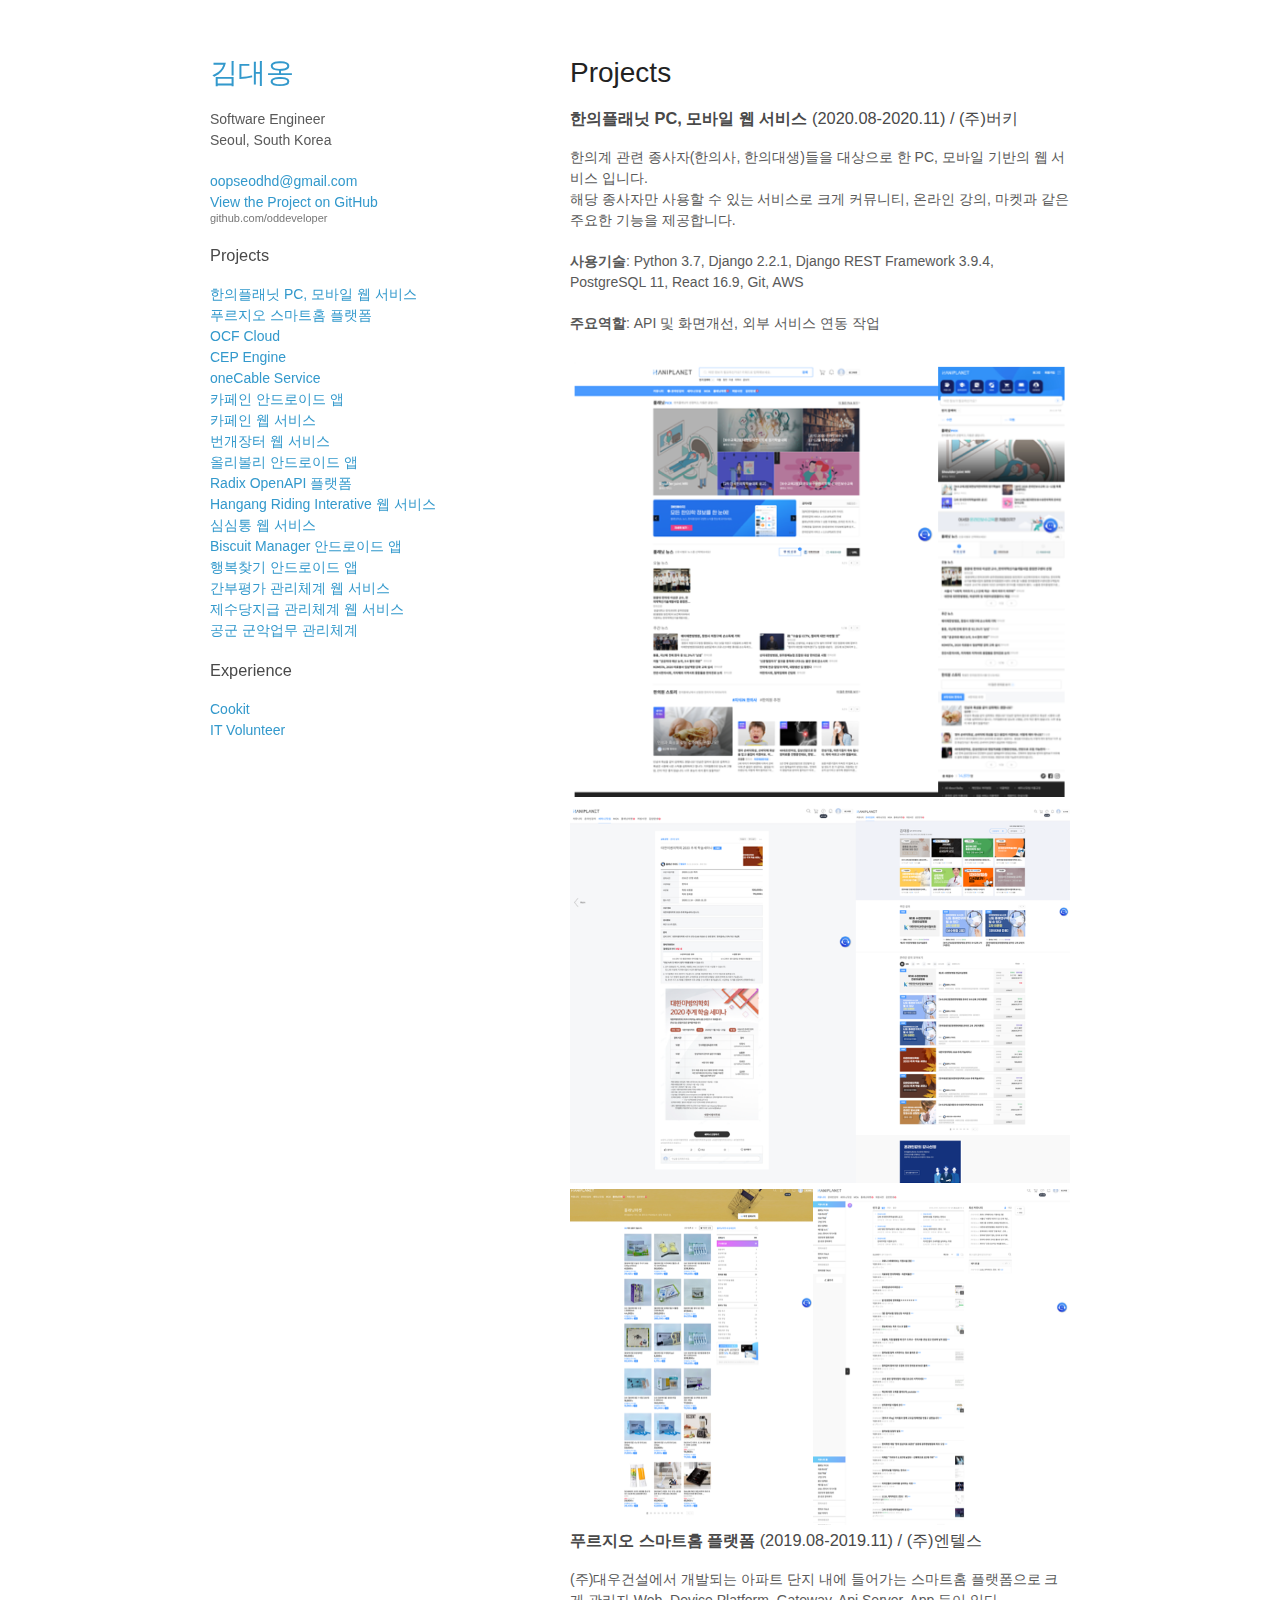
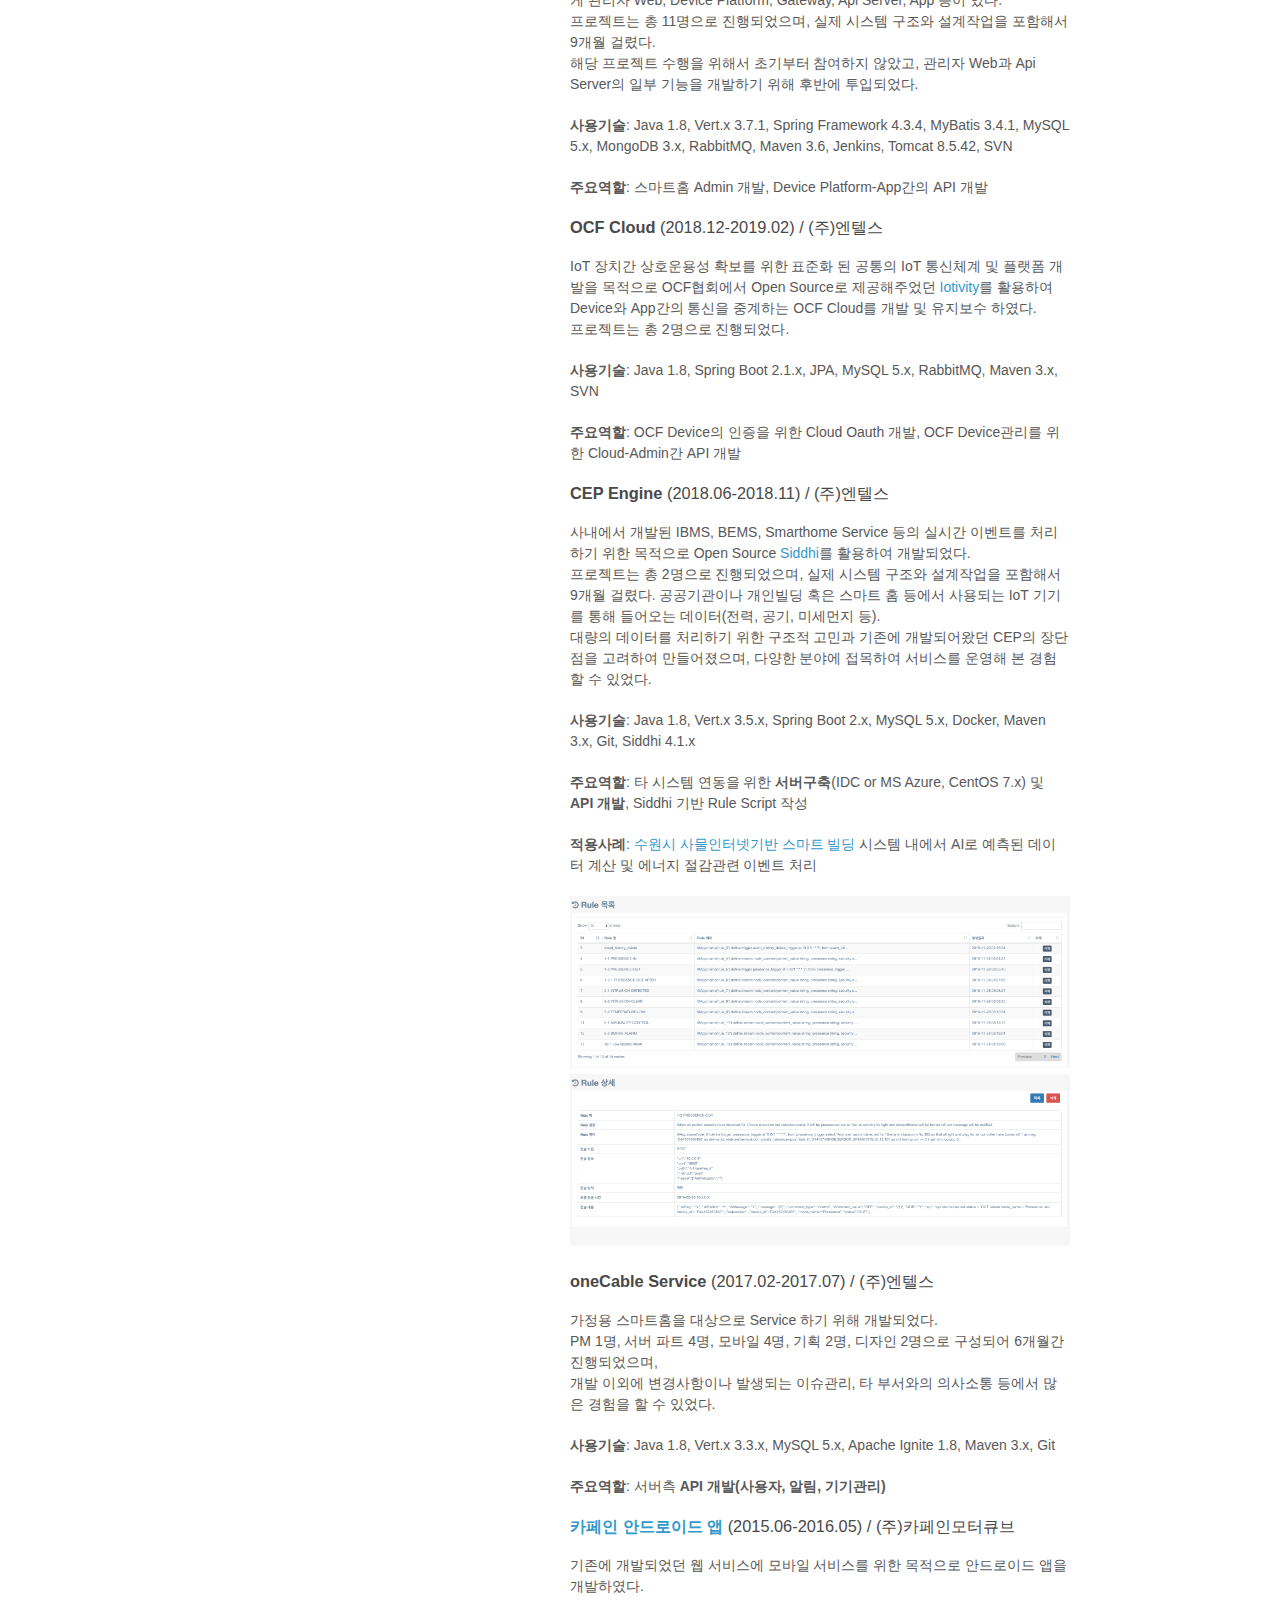
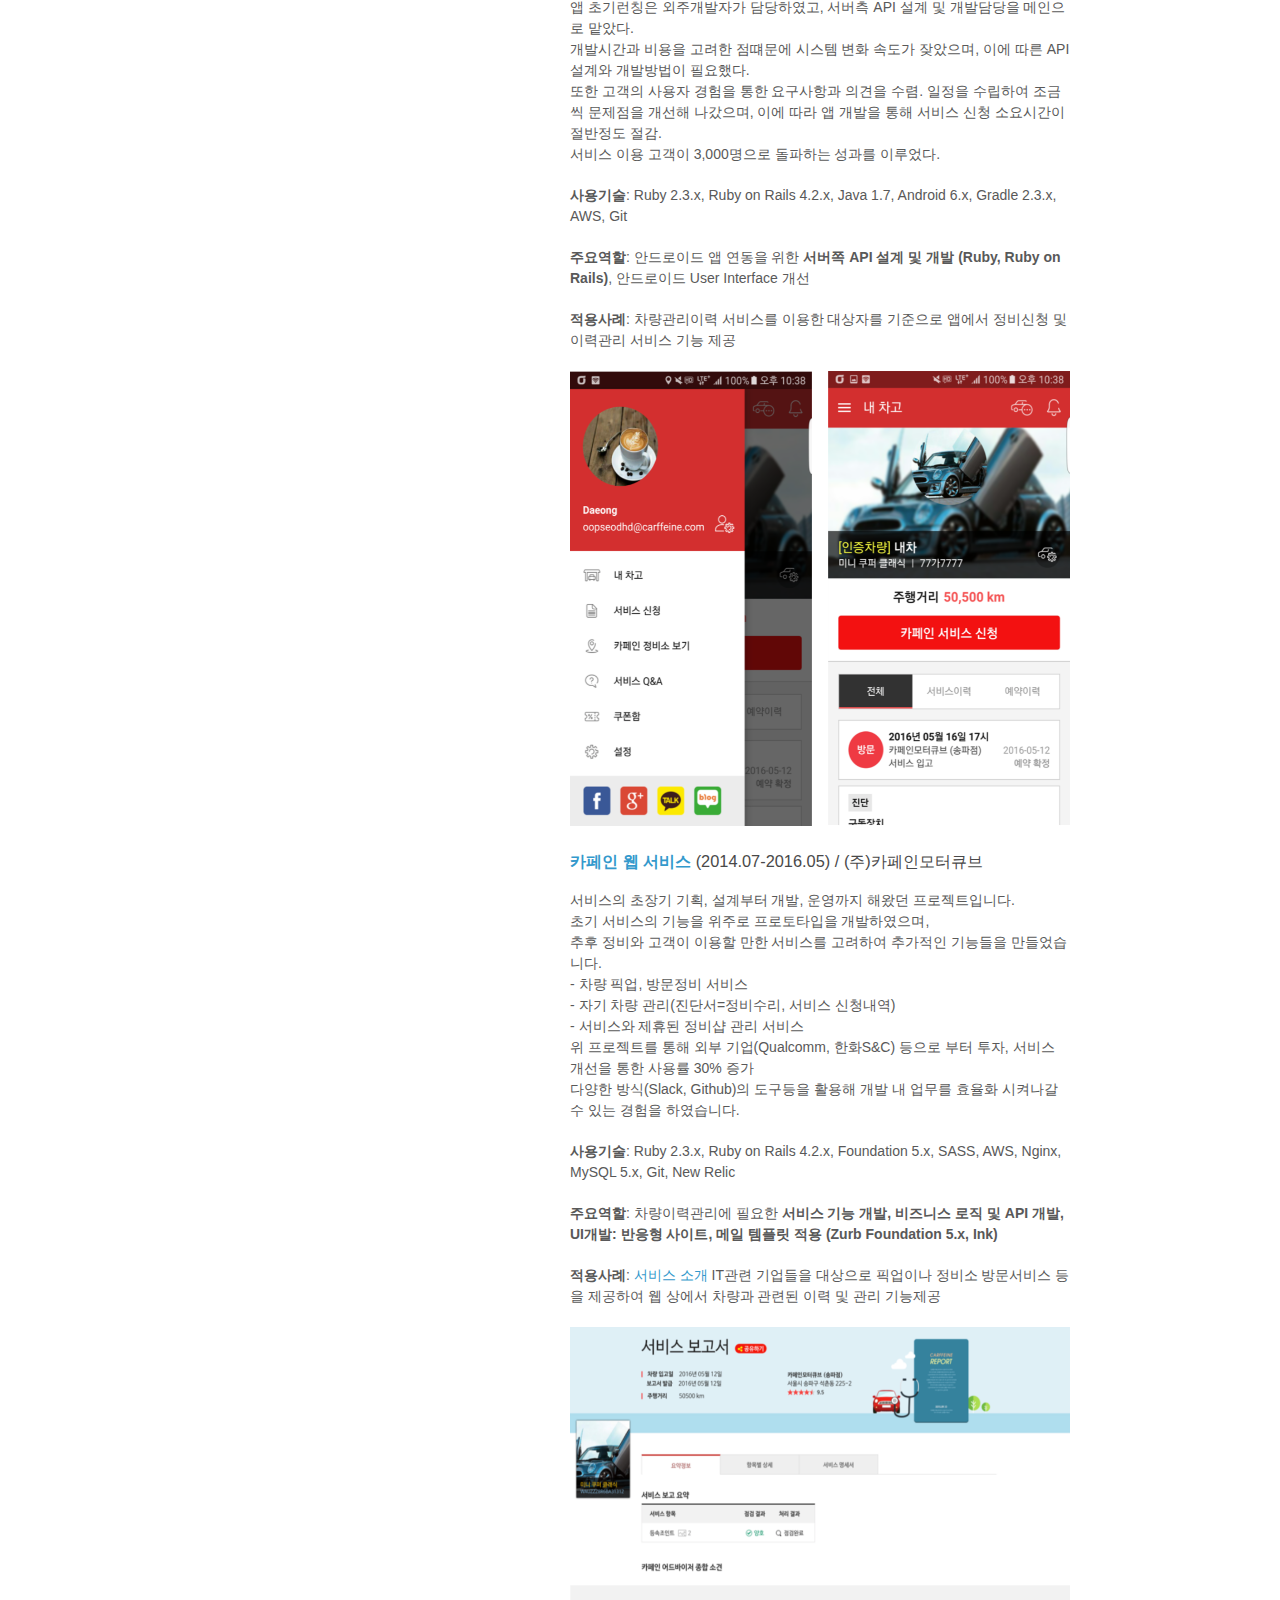
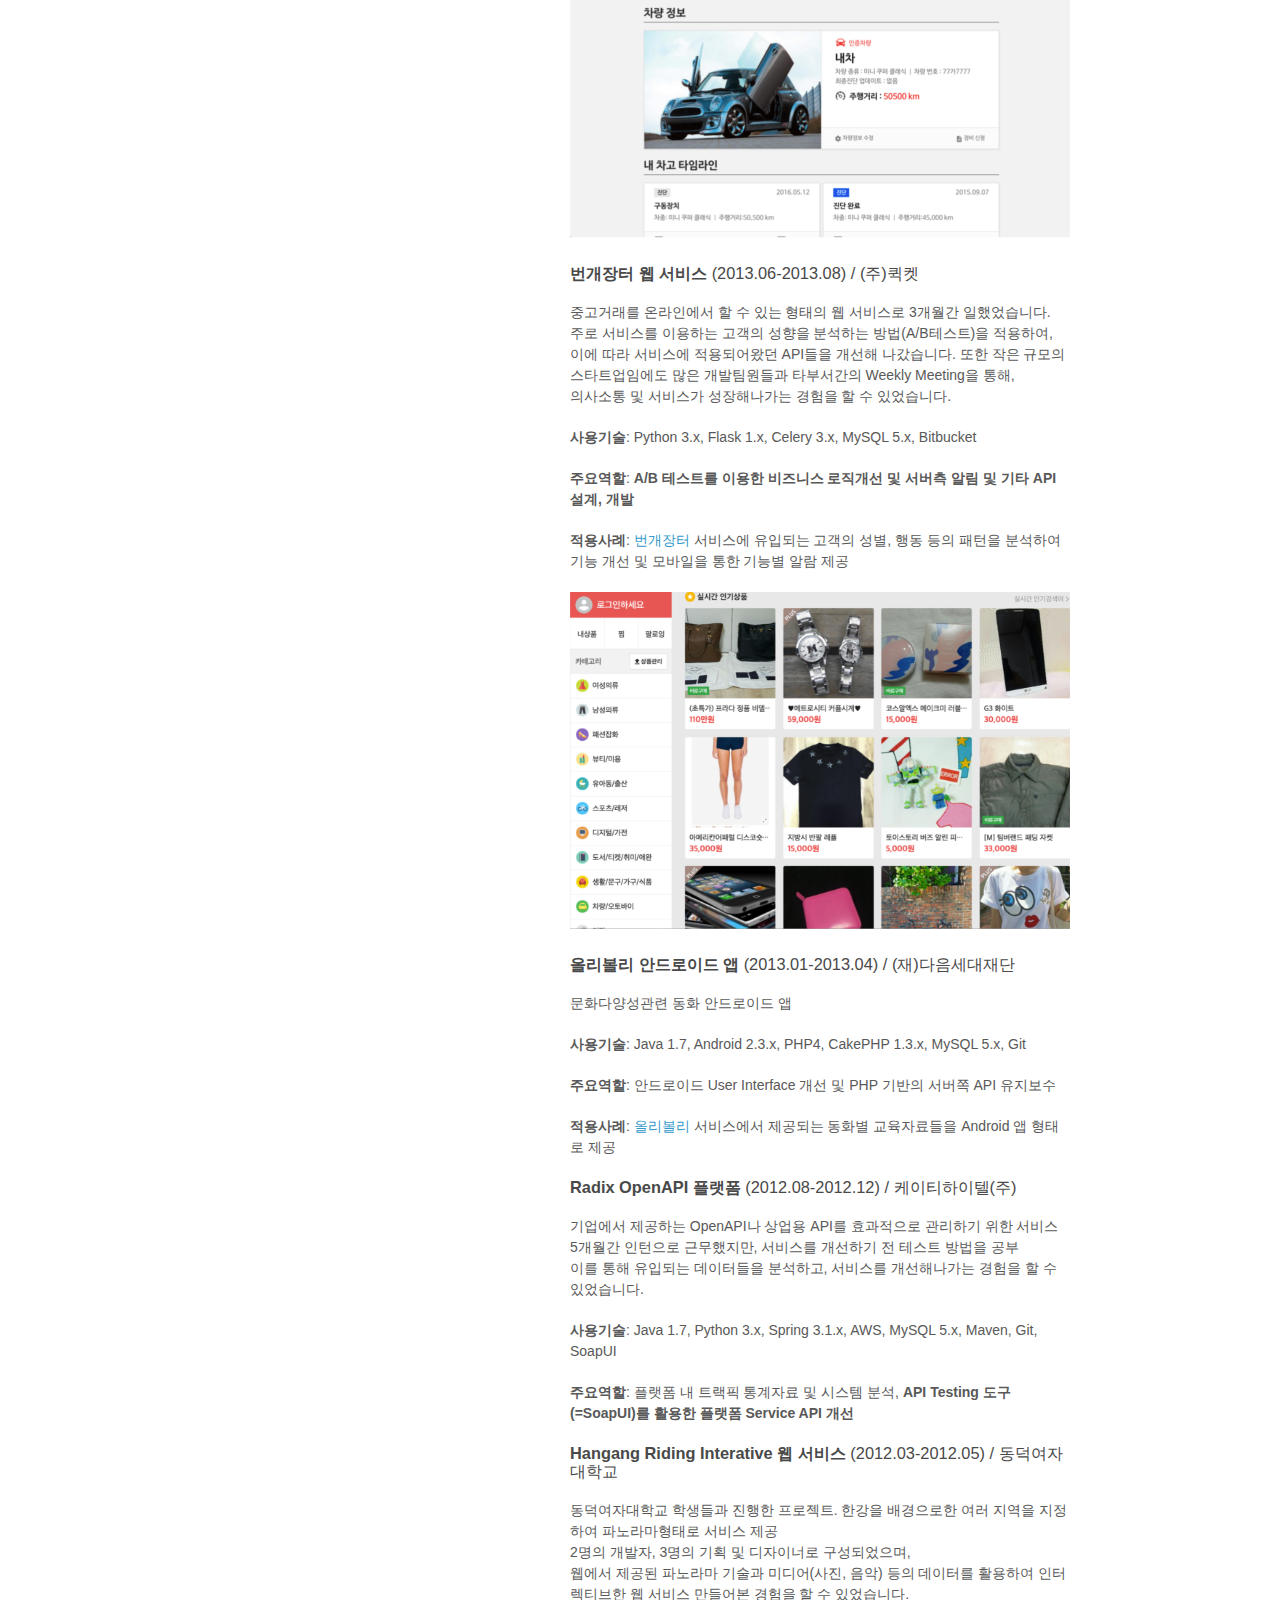
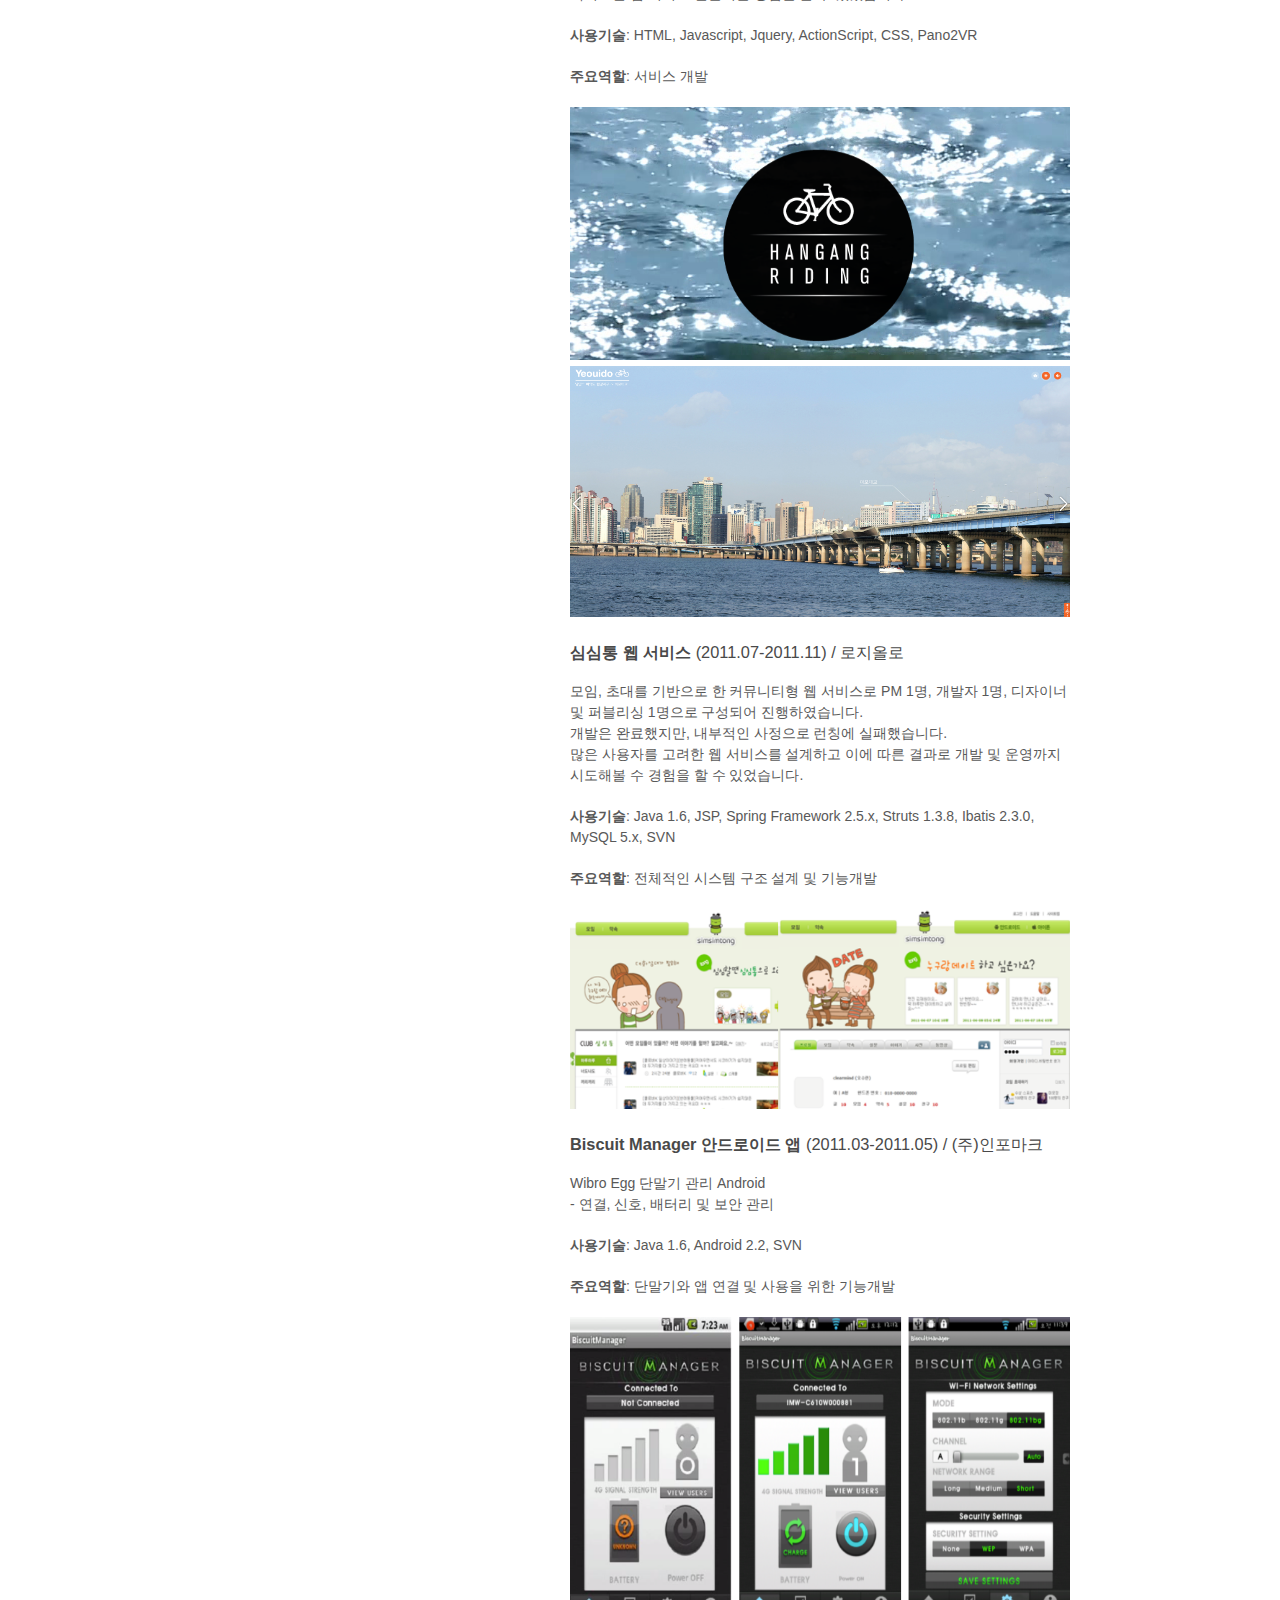
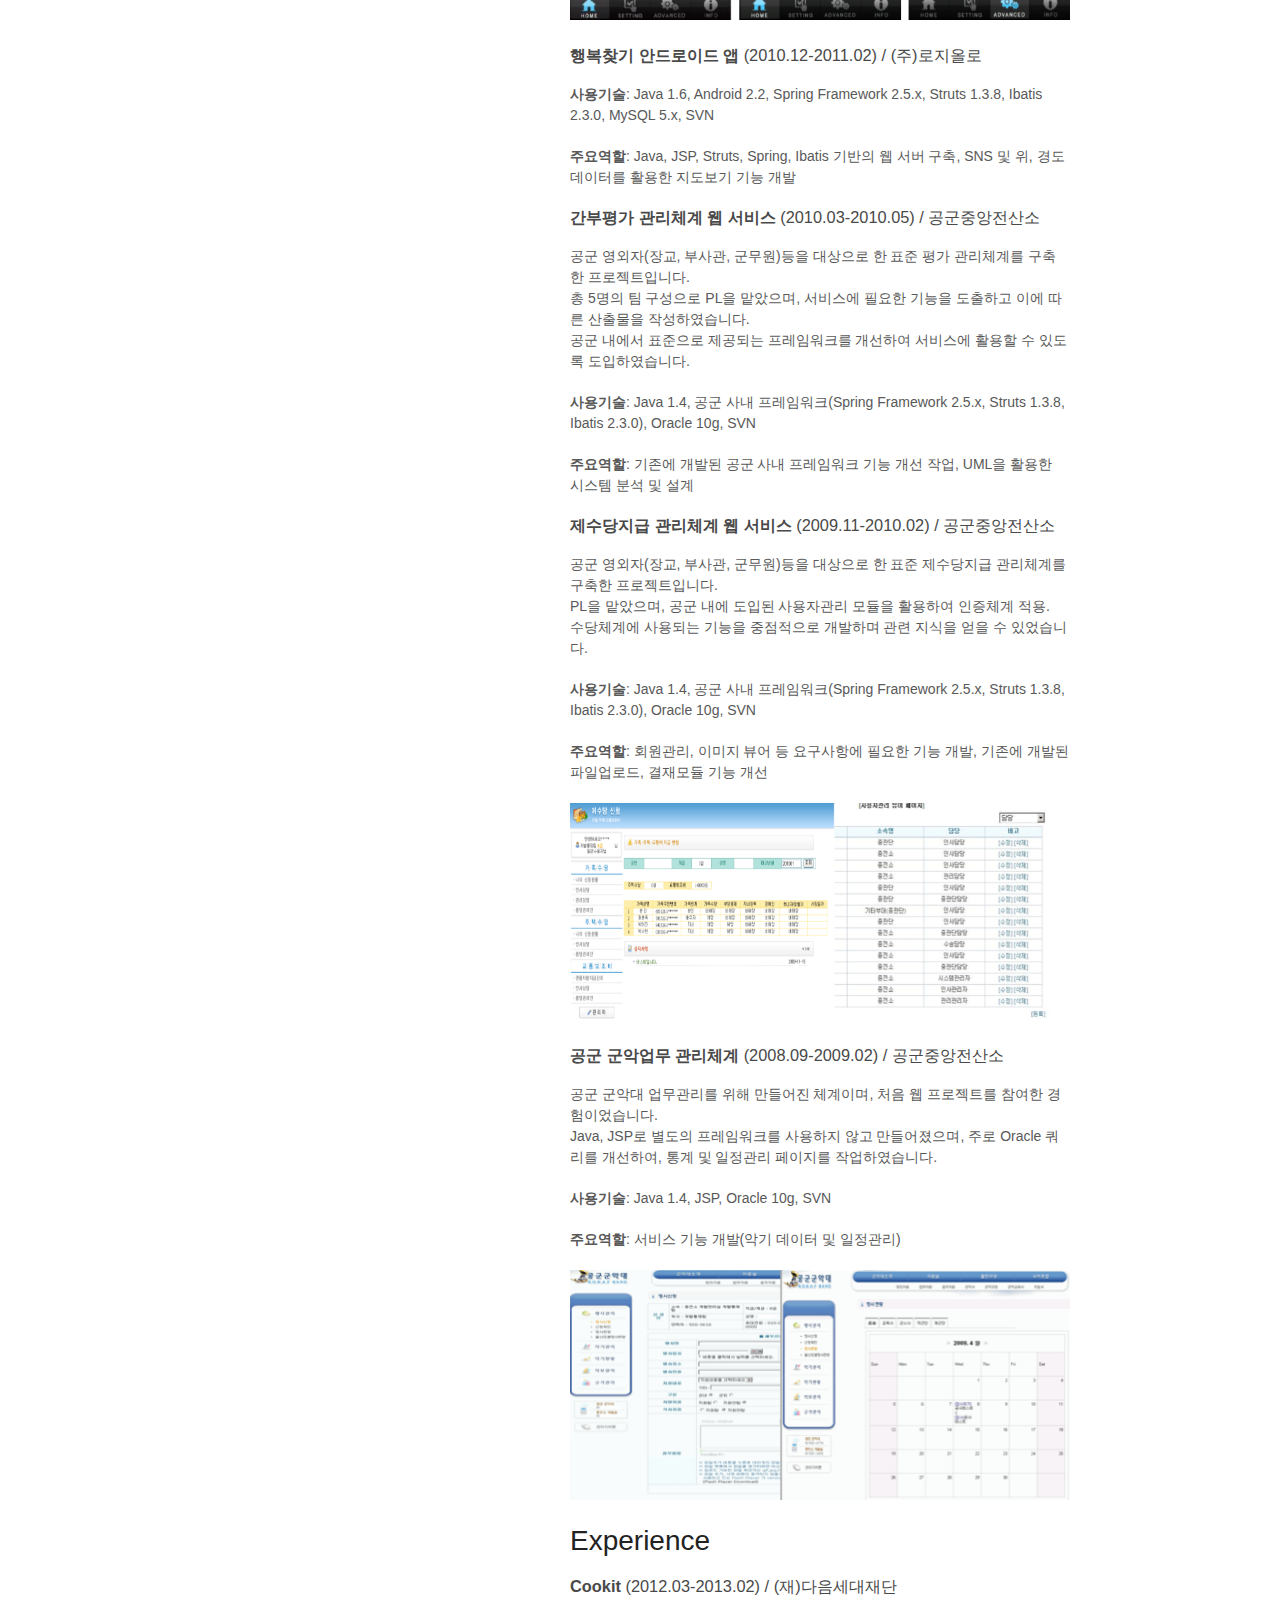
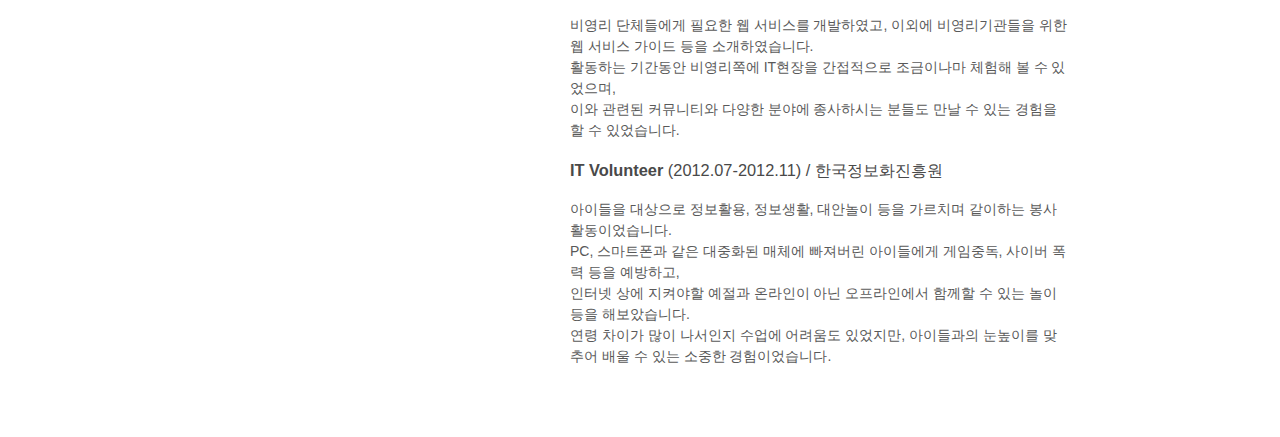
<file: index.html>
<!doctype html>
<html>
  <head>
    <meta charset="utf-8">
    <meta http-equiv="X-UA-Compatible" content="chrome=1">
    <title>oddeveloper portfolio</title>
    <link rel="stylesheet" href="stylesheets/styles.css">
    <link rel="stylesheet" href="stylesheets/pygment_trac.css">
    <meta name="viewport" content="width=device-width">
    <!--[if lt IE 9]>
    <script src="//html5shiv.googlecode.com/svn/trunk/html5.js"></script>
    <![endif]-->
  </head>
  <body>
    <div class="wrapper">
      <header>
		  <h1><a href="./pages/about.html">김대옹</a></h1>
        <p>
    	  Software Engineer<br/>
    	  Seoul, South Korea
	     </p>
        <a class="u-email" href="mailto:oopseodhd@gmail.com">oopseodhd@gmail.com</a><br/>
        <p class="view"><a href="http://github.com/oddeveloper">View the Project on GitHub <small>github.com/oddeveloper</small></a></p>
	<p>
	  <h3>Projects</h3>
	  <a href="#haniplanet_web">한의플래닛 PC, 모바일 웹 서비스</a><br/>
	  <a href="#prugio">푸르지오 스마트홈 플랫폼</a><br/>
	  <a href="#ocf">OCF Cloud</a><br/>
	  <a href="#cep">CEP Engine</a><br/>
	  <a href="#onecable">oneCable Service</a><br/>
	  <a href="#carffeine_mobile">카페인 안드로이드 앱</a><br/>
	  <a href="#carffeine_web">카페인 웹 서비스</a><br/>
	  <a href="#bunjang">번개장터 웹 서비스</a><br/>
	  <a href="#ollybolly">올리볼리 안드로이드 앱</a><br/>
	  <a href="#radix">Radix OpenAPI 플랫폼</a><br/>
	  <a href="#hangang">Hangang Riding Interative 웹 서비스</a><br/>
	  <a href="#simsimtong">심심통 웹 서비스</a><br/>
	  <a href="#biscuit">Biscuit Manager 안드로이드 앱</a><br/>
	  <a href="#happy">행복찾기 안드로이드 앱</a><br/>
	  <a href="#ganbu">간부평가 관리체계 웹 서비스</a><br/>
	  <a href="#pay">제수당지급 관리체계 웹 서비스</a><br/>
	  <a href="#music">공군 군악업무 관리체계</a><br/>
	</p>
	<p>
	  <h3>Experience</h3>
	  <a href="#cookit">Cookit</a><br/>
	  <a href="#nipa">IT Volunteer</a><br/>
	</p>
      </header>
      <section>
        <h1>Projects</h1>
	<h3 id="haniplanet_web"><b>한의플래닛 PC, 모바일 웹 서비스</b> (2020.08-2020.11) / (주)버키</h3>
	<p>
	  한의계 관련 종사자(한의사, 한의대생)들을 대상으로 한 PC, 모바일 기반의 웹 서비스 입니다.</br>
	  해당 종사자만 사용할 수 있는 서비스로 크게 커뮤니티, 온라인 강의, 마켓과 같은 주요한 기능을 제공합니다.</br>
	</p>
	<p><b>사용기술</b>: Python 3.7, Django 2.2.1, Django REST Framework 3.9.4, PostgreSQL 11, React 16.9, Git, AWS</p>
	<p><b>주요역할</b>: API 및 화면개선, 외부 서비스 연동 작업</p>
	<img src="images/haniplanet.png"/>
	<img src="images/haniplanet_online_lecture.png"/>
	<img src="images/haniplanet_community.png"/>
	<h3 id="prugio"><b>푸르지오 스마트홈 플랫폼</b> (2019.08-2019.11) / (주)엔텔스</h3>
	<p>
	  (주)대우건설에서 개발되는 아파트 단지 내에 들어가는 스마트홈 플랫폼으로 크게 관리자 Web, Device Platform, Gateway, Api Server, App 등이 있다.</br>
	  프로젝트는 총 11명으로 진행되었으며, 실제 시스템 구조와 설계작업을 포함해서 9개월 걸렸다.</br>
	  해당 프로젝트 수행을 위해서 초기부터 참여하지 않았고, 관리자 Web과 Api Server의 일부 기능을 개발하기 위해 후반에 투입되었다.
	</p>
	<p><b>사용기술</b>: Java 1.8, Vert.x 3.7.1, Spring Framework 4.3.4, MyBatis 3.4.1, MySQL 5.x, MongoDB 3.x, RabbitMQ, Maven 3.6, Jenkins, Tomcat 8.5.42, SVN</p>
	<p><b>주요역할</b>: 스마트홈 Admin 개발, Device Platform-App간의 API 개발</p>
	<h3 id="ocf"><b>OCF Cloud</b> (2018.12-2019.02) / (주)엔텔스</h3>
	<p>
	  IoT 장치간 상호운용성 확보를 위한 표준화 된 공통의 IoT 통신체계 및 플랫폼 개발을 목적으로 OCF협회에서 Open Source로 제공해주었던
	  <a href="https://iotivity.org/">Iotivity</a>를 활용하여 Device와 App간의 통신을 중계하는 OCF Cloud를 개발 및 유지보수 하였다.</br>
	  프로젝트는 총 2명으로 진행되었다.
	</p>
	<p><b>사용기술</b>: Java 1.8, Spring Boot 2.1.x, JPA, MySQL 5.x, RabbitMQ, Maven 3.x, SVN</p>
	<p><b>주요역할</b>: OCF Device의 인증을 위한 Cloud Oauth 개발, OCF Device관리를 위한 Cloud-Admin간 API 개발</p>
	<h3 id="cep"><b>CEP Engine</b> (2018.06-2018.11) / (주)엔텔스</h3>
	<p>
	  사내에서 개발된 IBMS, BEMS, Smarthome Service 등의 실시간 이벤트를 처리하기 위한 목적으로 Open Source <a href="https://github.com/wso2/siddhi">Siddhi</a>를 활용하여 개발되었다.<br/>
	  프로젝트는 총 2명으로 진행되었으며, 실제 시스템 구조와 설계작업을 포함해서 9개월 걸렸다. 공공기관이나 개인빌딩 혹은 스마트 홈 등에서 사용되는 IoT 기기를 통해 들어오는 데이터(전력, 공기, 미세먼지 등).<br/>
	  대량의 데이터를 처리하기 위한 구조적 고민과 기존에 개발되어왔던 CEP의 장단점을 고려하여 만들어졌으며, 다양한 분야에 접목하여 서비스를 운영해 본 경험할 수 있었다.
	</p>
	<p><b>사용기술</b>: Java 1.8, Vert.x 3.5.x, Spring Boot 2.x, MySQL 5.x, Docker, Maven 3.x, Git, Siddhi 4.1.x</p>
	<p><b>주요역할</b>: 타 시스템 연동을 위한 <b>서버구축</b>(IDC or MS Azure, CentOS 7.x) 및 <b>API 개발</b>, Siddhi 기반 Rule Script 작성</p>
	<p><b>적용사례</b>: <a href="http://www.ntels.com/success_story_suwon_smartbuilding/">수원시 사물인터넷기반 스마트 빌딩</a> 시스템 내에서 AI로 예측된 데이터 계산 및 에너지 절감관련 이벤트 처리</p>
	<img src="images/cep_rule.png"/>
	<img src="images/cep_detail.png"/>
	<p><h3 id="onecable"><b>oneCable Service</b> (2017.02-2017.07) / (주)엔텔스</h3></p>
	<p>
	  가정용 스마트홈을 대상으로 Service 하기 위해 개발되었다.<br/>
	  PM 1명, 서버 파트 4명, 모바일 4명, 기획 2명, 디자인 2명으로 구성되어 6개월간 진행되었으며,<br/>
	  개발 이외에 변경사항이나 발생되는 이슈관리, 타 부서와의 의사소통 등에서 많은 경험을 할 수 있었다.
	</p>
	<p><b>사용기술</b>: Java 1.8, Vert.x 3.3.x, MySQL 5.x, Apache Ignite 1.8, Maven 3.x, Git</p>
	<p><b>주요역할</b>: 서버측 <b>API 개발(사용자, 알림, 기기관리)</b></p>
	<p><h3 id="carffeine_mobile"><b><a href="./pages/carffeine.html">카페인 안드로이드 앱</a></b> (2015.06-2016.05) / (주)카페인모터큐브</h3></p>
	<p>
	  기존에 개발되었던 웹 서비스에 모바일 서비스를 위한 목적으로 안드로이드 앱을 개발하였다.<br/>
	  앱 초기런칭은 외주개발자가 담당하였고, 서버측 API 설계 및 개발담당을 메인으로 맡았다.<br/>
	  개발시간과 비용을 고려한 점떄문에 시스템 변화 속도가 잦았으며, 이에 따른 API 설계와 개발방법이 필요했다.<br/>
	  또한 고객의 사용자 경험을 통한 요구사항과 의견을 수렴. 일정을 수립하여 조금씩 문제점을 개선해 나갔으며,
	  이에 따라 앱 개발을 통해 서비스 신청 소요시간이 절반정도 절감.<br/>
	  서비스 이용 고객이 3,000명으로 돌파하는 성과를 이루었다.
	</p>
	<p><b>사용기술</b>: Ruby 2.3.x, Ruby on Rails 4.2.x, Java 1.7, Android 6.x, Gradle 2.3.x, AWS, Git</p>
	<p><b>주요역할</b>: 안드로이드 앱 연동을 위한 <b>서버쪽 API 설계 및 개발 (Ruby, Ruby on Rails)</b>, 안드로이드 User Interface 개선</p>
	<p><b>적용사례</b>: 차량관리이력 서비스를 이용한 대상자를 기준으로 앱에서 정비신청 및 이력관리 서비스 기능 제공</p>
	<img src="images/carffeine_mobile.png"/>
	<p><h3 id="carffeine_web"><b><a href="./pages/carffeine.html">카페인 웹 서비스</a></b> (2014.07-2016.05) / (주)카페인모터큐브</h3></p>
	<p>
	  서비스의 초장기 기획, 설계부터 개발, 운영까지 해왔던 프로젝트입니다.<br/>
	  초기 서비스의 기능을 위주로 프로토타입을 개발하였으며,<br/>
	  추후 정비와 고객이 이용할 만한 서비스를 고려하여 추가적인 기능들을 만들었습니다.<br/>
	  - 차량 픽업, 방문정비 서비스<br/>
	  - 자기 차량 관리(진단서=정비수리, 서비스 신청내역)<br/>
	  - 서비스와 제휴된 정비샵 관리 서비스<br/>
	  위 프로젝트를 통해 외부 기업(Qualcomm, 한화S&C) 등으로 부터 투자, 서비스 개선을 통한 사용률 30% 증가<br/>
	  다양한 방식(Slack, Github)의 도구등을 활용해 개발 내 업무를 효율화 시켜나갈 수 있는 경험을 하였습니다.
	</p>
	<p><b>사용기술</b>: Ruby 2.3.x, Ruby on Rails 4.2.x, Foundation 5.x, SASS, AWS, Nginx, MySQL 5.x, Git, New Relic</p>
	<p><b>주요역할</b>: 차량이력관리에 필요한 <b>서비스 기능 개발, 비즈니스 로직 및 API 개발, UI개발: 반응형 사이트, 메일 템플릿 적용 (Zurb Foundation 5.x, Ink)</b></p>
	<p><b>적용사례</b>: <a href="https://platum.kr/archives/27775">서비스 소개</a> IT관련 기업들을 대상으로 픽업이나 정비소 방문서비스 등을 제공하여 웹 상에서 차량과 관련된 이력 및 관리 기능제공</p>
	<img src="images/carffeine_web1.png"/>
	<img src="images/carffeine_web2.png"/>
	<p><h3 id="bunjang"><b>번개장터 웹 서비스</b> (2013.06-2013.08) / (주)퀵켓</h3></p>
	<p>
	  중고거래를 온라인에서 할 수 있는 형태의 웹 서비스로 3개월간 일했었습니다.<br/>
	  주로 서비스를 이용하는 고객의 성향을 분석하는 방법(A/B테스트)을 적용하여,<br/>
	  이에 따라 서비스에 적용되어왔던 API들을 개선해 나갔습니다.
	  또한 작은 규모의 스타트업임에도 많은 개발팀원들과 타부서간의 Weekly Meeting을 통해,<br/>
	  의사소통 및 서비스가 성장해나가는 경험을 할 수 있었습니다.
	</p>
	<p><b>사용기술</b>: Python 3.x, Flask 1.x, Celery 3.x, MySQL 5.x, Bitbucket</p>
	<p><b>주요역할</b>: <b>A/B 테스트를 이용한 비즈니스 로직개선 및 서버측 알림 및 기타 API 설계, 개발</b></p>
	<p><b>적용사례</b>: <a href="https://m.bunjang.co.kr/">번개장터</a> 서비스에 유입되는 고객의 성별, 행동 등의 패턴을 분석하여 기능 개선 및 모바일을 통한 기능별 알람 제공</p>
	<img src="images/bunjang.png"/>
	<p><h3 id="ollybolly"><b>올리볼리 안드로이드 앱</b> (2013.01-2013.04) / (재)다음세대재단</h3></p>
	<p>문화다양성관련 동화 안드로이드 앱</p>
	<p><b>사용기술</b>: Java 1.7, Android 2.3.x, PHP4, CakePHP 1.3.x, MySQL 5.x, Git</p>
	<p><b>주요역할</b>: 안드로이드 User Interface 개선 및 PHP 기반의 서버쪽 API 유지보수</p>
	<p><b>적용사례</b>: <a href="http://edu.ollybolly.org/cartoon-plan/?fwp_sort=date_desc">올리볼리</a> 서비스에서 제공되는 동화별 교육자료들을 Android 앱 형태로 제공</p>
	<p><h3 id="radix"><b>Radix OpenAPI 플랫폼</b> (2012.08-2012.12) / 케이티하이텔(주)</h3></p>
	<p>
	  기업에서 제공하는 OpenAPI나 상업용 API를 효과적으로 관리하기 위한 서비스<br/>
	  5개월간 인턴으로 근무했지만, 서비스를 개선하기 전 테스트 방법을 공부<br/>
	  이를 통해 유입되는 데이터들을 분석하고, 서비스를 개선해나가는 경험을 할 수 있었습니다.
	</p>
	<p><b>사용기술</b>: Java 1.7, Python 3.x, Spring 3.1.x, AWS, MySQL 5.x, Maven, Git, SoapUI</p>
	<p><b>주요역할</b>: 플랫폼 내 트랙픽 통계자료 및 시스템 분석, <b>API Testing 도구(=SoapUI)를 활용한 플랫폼 Service API 개선</b></p>
	<p><h3 id="hangang"><b>Hangang Riding Interative 웹 서비스</b> (2012.03-2012.05) / 동덕여자대학교</h3></p>
	<p>
	  동덕여자대학교 학생들과 진행한 프로젝트. 한강을 배경으로한 여러 지역을 지정하여 파노라마형태로 서비스 제공<br/>
	  2명의 개발자, 3명의 기획 및 디자이너로 구성되었으며,<br/>
	  웹에서 제공된 파노라마 기술과 미디어(사진, 음악) 등의 데이터를 활용하여 인터렉티브한 웹 서비스 만들어본 경험을 할 수 있었습니다.
	</p>
	<p><b>사용기술</b>: HTML, Javascript, Jquery, ActionScript, CSS, Pano2VR</p>
	<p><b>주요역할</b>: 서비스 개발</p>
	<img src="images/hangang_1.png"/>
	<img src="images/hangang_2.png"/>
	<p><h3 id="simsimtong"><b>심심통 웹 서비스</b> (2011.07-2011.11) / 로지올로</h3></p>
	<p>
	  모임, 초대를 기반으로 한 커뮤니티형 웹 서비스로 PM 1명, 개발자 1명, 디자이너 및 퍼블리싱 1명으로 구성되어 진행하였습니다.<br/>
	  개발은 완료했지만, 내부적인 사정으로 런칭에 실패했습니다.<br/>
	  많은 사용자를 고려한 웹 서비스를 설계하고 이에 따른 결과로 개발 및 운영까지 시도해볼 수 경험을 할 수 있었습니다.
	</p>
	<p><b>사용기술</b>: Java 1.6, JSP, Spring Framework 2.5.x, Struts 1.3.8, Ibatis 2.3.0, MySQL 5.x, SVN</p>
	<p><b>주요역할</b>: 전체적인 시스템 구조 설계 및 기능개발</p>
	<img src="images/simsimtong.png"/>
	<p><h3 id="biscuit"><b>Biscuit Manager 안드로이드 앱</b> (2011.03-2011.05) / (주)인포마크</h3></p>
	<p>
	  Wibro Egg 단말기 관리 Android<br/>
	  - 연결, 신호, 배터리 및 보안 관리
	</p>
	<p><b>사용기술</b>: Java 1.6, Android 2.2, SVN</p>
	<p><b>주요역할</b>: 단말기와 앱 연결 및 사용을 위한 기능개발</p>
	<img src="images/biscuit.png"/>
	<p><h3 id="happy"><b>행복찾기 안드로이드 앱</b> (2010.12-2011.02) / (주)로지올로</h3></p>
    <p><b>사용기술</b>: Java 1.6, Android 2.2, Spring Framework 2.5.x, Struts 1.3.8, Ibatis 2.3.0, MySQL 5.x, SVN</p>
	<p><b>주요역할</b>: Java, JSP, Struts, Spring, Ibatis 기반의 웹 서버 구축, SNS 및 위, 경도 데이터를 활용한 지도보기 기능 개발</p>
	<p><h3 id="ganbu"><b>간부평가 관리체계 웹 서비스</b> (2010.03-2010.05) / 공군중앙전산소</h3></p>
	<p>
	  공군 영외자(장교, 부사관, 군무원)등을 대상으로 한 표준 평가 관리체계를 구축한 프로젝트입니다.<br/>
	  총 5명의 팀 구성으로 PL을 맡았으며, 서비스에 필요한 기능을 도출하고 이에 따른 산출물을 작성하였습니다.<br/>
	  공군 내에서 표준으로 제공되는 프레임워크를 개선하여 서비스에 활용할 수 있도록 도입하였습니다.
	</p>
	<p><b>사용기술</b>: Java 1.4, 공군 사내 프레임워크(Spring Framework 2.5.x, Struts 1.3.8, Ibatis 2.3.0), Oracle 10g, SVN</p>
	<p><b>주요역할</b>: 기존에 개발된 공군 사내 프레임워크 기능 개선 작업, UML을 활용한 시스템 분석 및 설계</p>
	<p><h3 id="pay"><b>제수당지급 관리체계 웹 서비스</b> (2009.11-2010.02) / 공군중앙전산소</h3></p>
	<p>
	  공군 영외자(장교, 부사관, 군무원)등을 대상으로 한 표준 제수당지급 관리체계를 구축한 프로젝트입니다.<br/>
	  PL을 맡았으며, 공군 내에 도입된 사용자관리 모듈을 활용하여 인증체계 적용.<br/>
	  수당체계에 사용되는 기능을 중점적으로 개발하며 관련 지식을 얻을 수 있었습니다.
	</p>
	<p><b>사용기술</b>: Java 1.4, 공군 사내 프레임워크(Spring Framework 2.5.x, Struts 1.3.8, Ibatis 2.3.0), Oracle 10g, SVN</p>
	<p><b>주요역할</b>: 회원관리, 이미지 뷰어 등 요구사항에 필요한 기능 개발, 기존에 개발된 파일업로드, 결재모듈 기능 개선</p>
	<img src="images/pay.png"/>
	<p><h3 id="music"><b>공군 군악업무 관리체계</b> (2008.09-2009.02) / 공군중앙전산소</h3></p>
	<p>
	  공군 군악대 업무관리를 위해 만들어진 체계이며, 처음 웹 프로젝트를 참여한 경험이었습니다.<br/>
	  Java, JSP로 별도의 프레임워크를 사용하지 않고 만들어졌으며, 주로 Oracle 쿼리를 개선하여,
	  통계 및 일정관리 페이지를 작업하였습니다.
	</p>
	<p><b>사용기술</b>: Java 1.4, JSP, Oracle 10g, SVN</p>
	<p><b>주요역할</b>: 서비스 기능 개발(악기 데이터 및 일정관리)</p>
	<img src="images/music.png"/>
        <p><h1>Experience</h1></p>
	<p><h3 id="cookit"><b>Cookit</b> (2012.03-2013.02) / (재)다음세대재단</h3></p>
	<p>
	  비영리 단체들에게 필요한 웹 서비스를 개발하였고, 이외에 비영리기관들을 위한 웹 서비스 가이드 등을 소개하였습니다.<br/>
	  활동하는 기간동안 비영리쪽에 IT현장을 간접적으로 조금이나마 체험해 볼 수 있었으며,<br/>
	  이와 관련된 커뮤니티와 다양한 분야에 종사하시는 분들도 만날 수 있는 경험을 할 수 있었습니다.
	</p>
	<p><h3 id="nipa"><b>IT Volunteer</b> (2012.07-2012.11) / 한국정보화진흥원</h3></p>
	<p>
	  아이들을 대상으로 정보활용, 정보생활, 대안놀이 등을 가르치며 같이하는 봉사활동이었습니다.<br/>
	  PC, 스마트폰과 같은 대중화된 매체에 빠져버린 아이들에게 게임중독, 사이버 폭력 등을 예방하고,<br/>
	  인터넷 상에 지켜야할 예절과 온라인이 아닌 오프라인에서 함께할 수 있는 놀이 등을 해보았습니다.<br/>
	  연령 차이가 많이 나서인지 수업에 어려움도 있었지만, 아이들과의 눈높이를 맞추어 배울 수 있는 소중한 경험이었습니다.
	</p>
      </section>
    </div>
    <script src="javascripts/scale.fix.js"></script>
  </body>
</html>
</file>
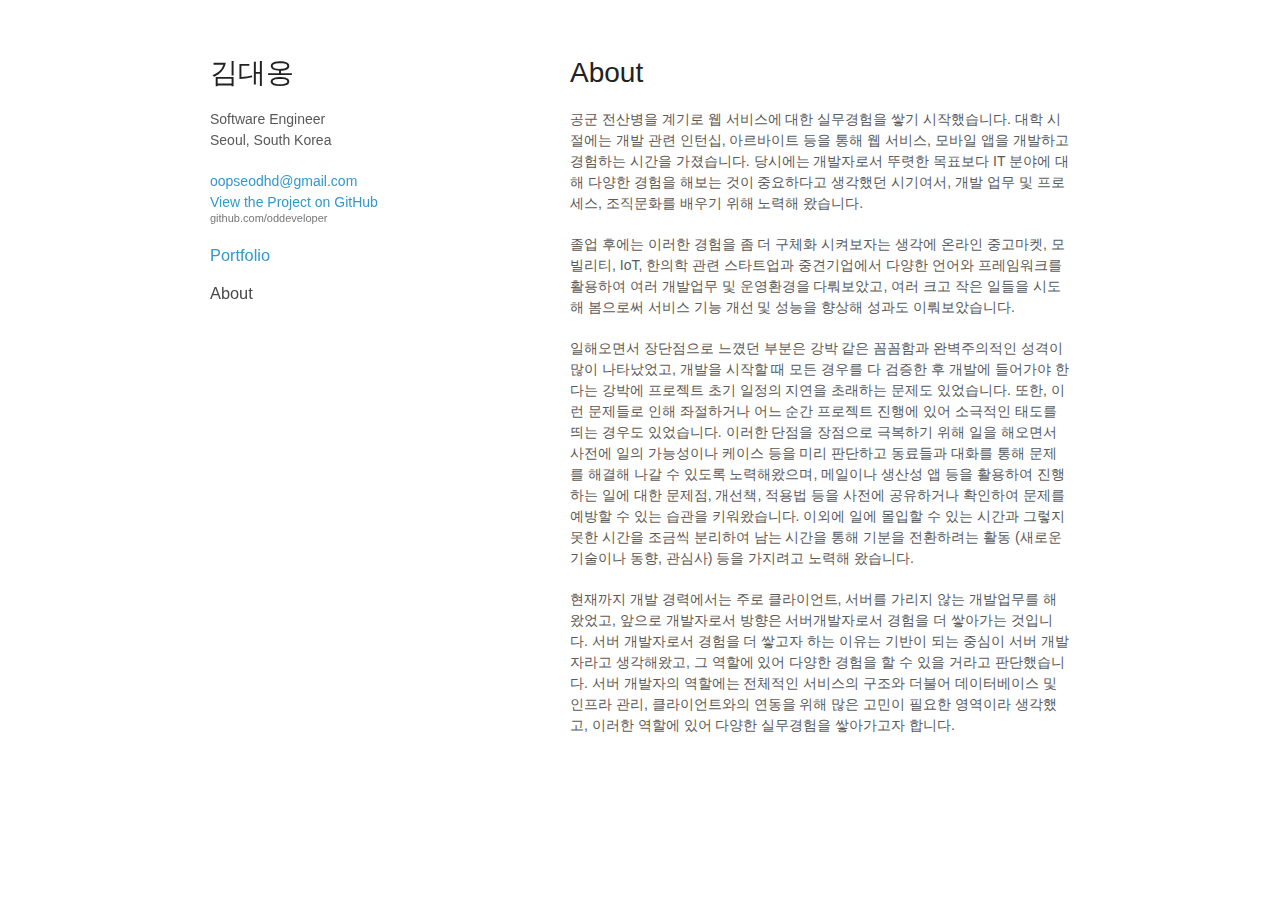
<file: pages/about.html>
<!doctype html>
<html>
<head>
    <meta charset="utf-8">
    <meta http-equiv="X-UA-Compatible" content="chrome=1">
    <title>oddeveloper portfolio</title>
    <link rel="stylesheet" href="../stylesheets/styles.css">
    <link rel="stylesheet" href="../stylesheets/pygment_trac.css">
    <meta name="viewport" content="width=device-width">
    <script src="https://code.jquery.com/jquery-3.3.1.min.js"></script>
    <!--[if lt IE 9]>
    <script src="//html5shiv.googlecode.com/svn/trunk/html5.js"></script>
    <![endif]-->
</head>
<body>
<div class="wrapper">
    <header>
        <h1>김대옹</h1>
        <p>
            Software Engineer<br/>
            Seoul, South Korea
        </p>
        <a class="u-email" href="mailto:oopseodhd@gmail.com">oopseodhd@gmail.com</a><br/>
        <p class="view"><a href="http://github.com/oddeveloper">View the Project on GitHub <small>github.com/oddeveloper</small></a></p>
        <p>
        <h3><a href="../index.html">Portfolio</a></h3>
        <h3>About</h3>
        </p>
    </header>
    <section id="contents">
        <h1>About</h1>
        <p>
            공군 전산병을 계기로 웹 서비스에 대한 실무경험을 쌓기 시작했습니다. 대학 시절에는 개발 관련 인턴십, 아르바이트 등을 통해 웹 서비스, 모바일 앱을 개발하고 경험하는 시간을 가졌습니다. 당시에는 개발자로서 뚜렷한 목표보다 IT 분야에 대해 다양한 경험을 해보는 것이 중요하다고 생각했던 시기여서, 개발 업무 및 프로세스, 조직문화를 배우기 위해 노력해 왔습니다.<p>

            졸업 후에는 이러한 경험을 좀 더 구체화 시켜보자는 생각에 온라인 중고마켓, 모빌리티, IoT, 한의학 관련 스타트업과 중견기업에서 다양한 언어와 프레임워크를 활용하여 여러 개발업무 및 운영환경을 다뤄보았고, 여러 크고 작은 일들을 시도해 봄으로써 서비스 기능 개선 및 성능을 향상해 성과도 이뤄보았습니다. <p>

            일해오면서 장단점으로 느꼈던 부분은 강박 같은 꼼꼼함과 완벽주의적인 성격이 많이 나타났었고, 개발을 시작할 때 모든 경우를 다 검증한 후 개발에 들어가야 한다는 강박에 프로젝트 초기 일정의 지연을 초래하는 문제도 있었습니다. 또한, 이런 문제들로 인해 좌절하거나 어느 순간 프로젝트 진행에 있어 소극적인 태도를 띄는 경우도 있었습니다. 이러한 단점을 장점으로 극복하기 위해 일을 해오면서 사전에 일의 가능성이나 케이스 등을 미리 판단하고 동료들과 대화를 통해 문제를 해결해 나갈 수 있도록 노력해왔으며, 메일이나 생산성 앱 등을 활용하여 진행하는 일에 대한 문제점, 개선책, 적용법 등을 사전에 공유하거나 확인하여 문제를 예방할 수 있는 습관을 키워왔습니다. 이외에 일에 몰입할 수 있는 시간과 그렇지 못한 시간을 조금씩 분리하여 남는 시간을 통해 기분을 전환하려는 활동 (새로운 기술이나 동향, 관심사) 등을 가지려고 노력해 왔습니다. <p>

            현재까지 개발 경력에서는 주로 클라이언트, 서버를 가리지 않는 개발업무를 해왔었고, 앞으로 개발자로서 방향은 서버개발자로서 경험을 더 쌓아가는 것입니다. 서버 개발자로서 경험을 더 쌓고자 하는 이유는 기반이 되는 중심이 서버 개발자라고 생각해왔고, 그 역할에 있어 다양한 경험을 할 수 있을 거라고 판단했습니다. 서버  개발자의 역할에는 전체적인 서비스의 구조와 더불어 데이터베이스 및 인프라 관리, 클라이언트와의 연동을 위해 많은 고민이 필요한 영역이라 생각했고, 이러한 역할에 있어 다양한 실무경험을 쌓아가고자 합니다. <p>
        </p>
    </section>
</div>
<script src="../javascripts/scale.fix.js"></script>
</body>
</html>
</file>
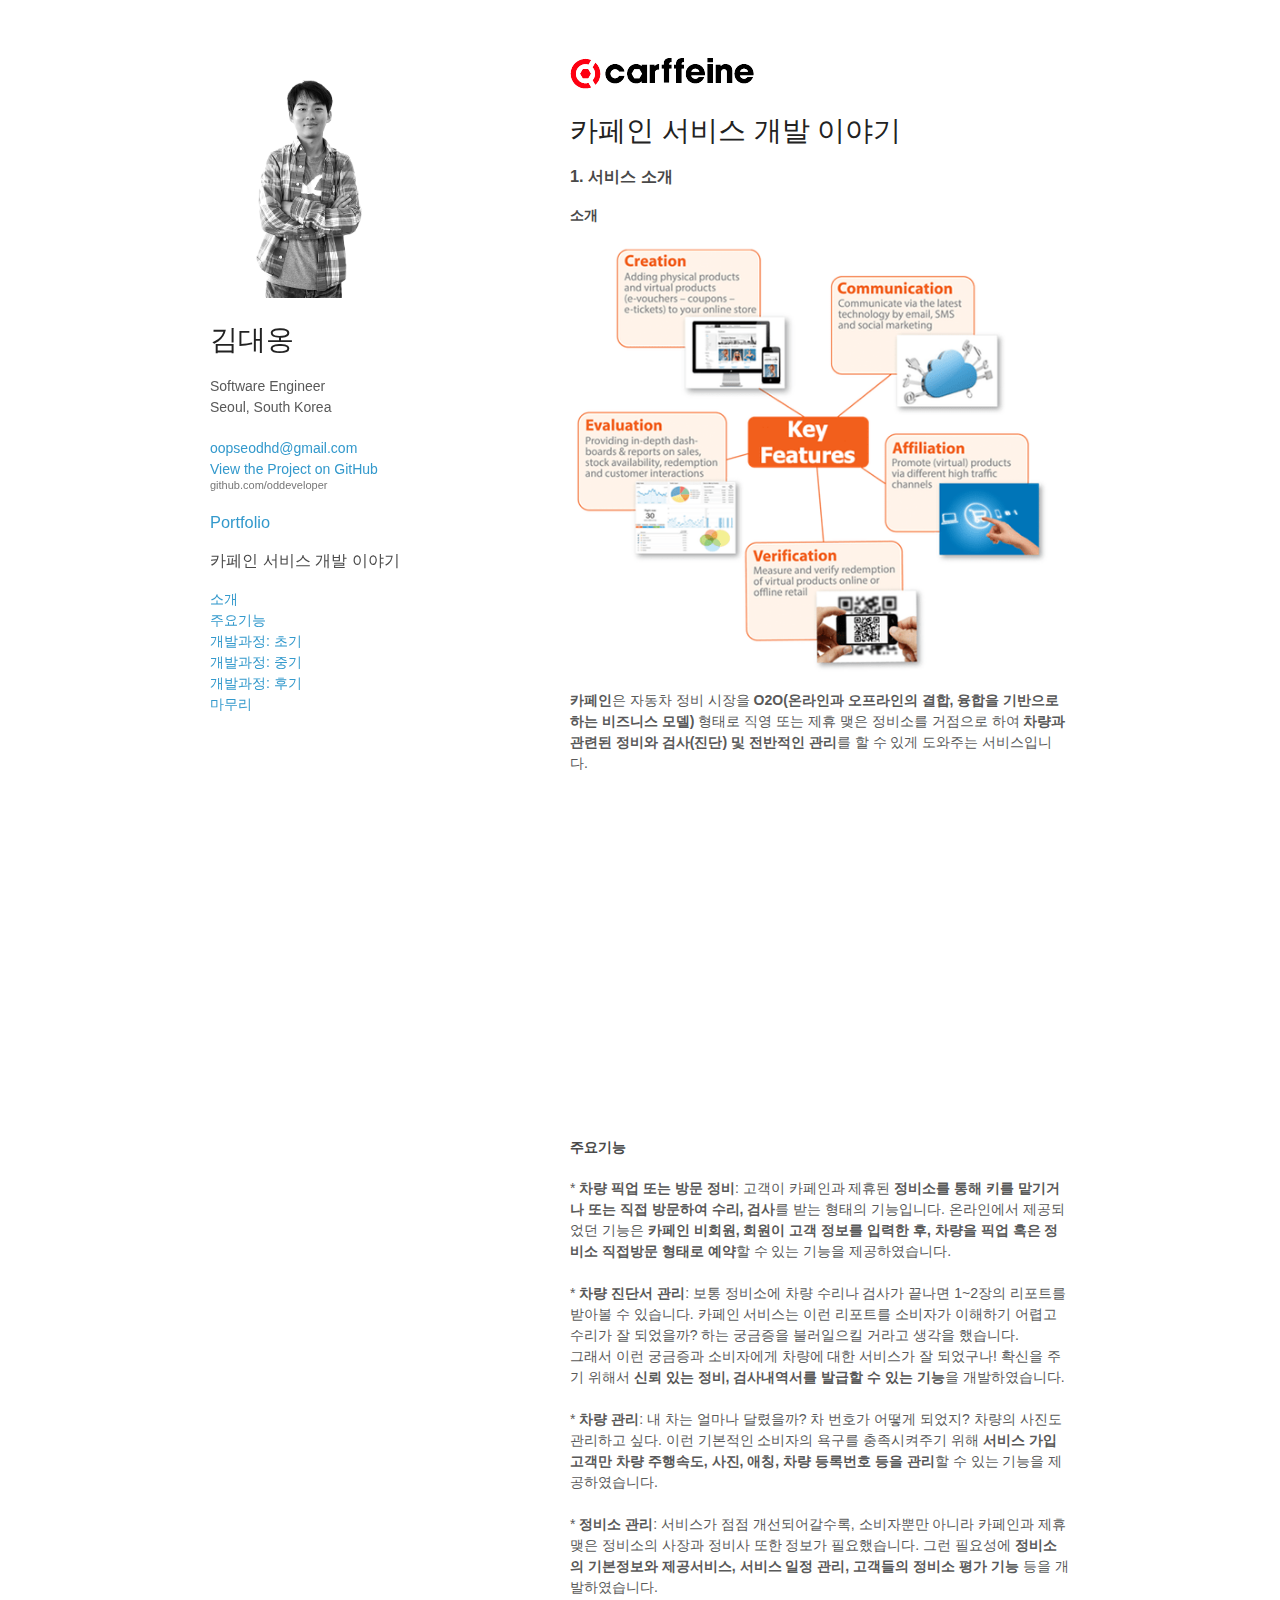
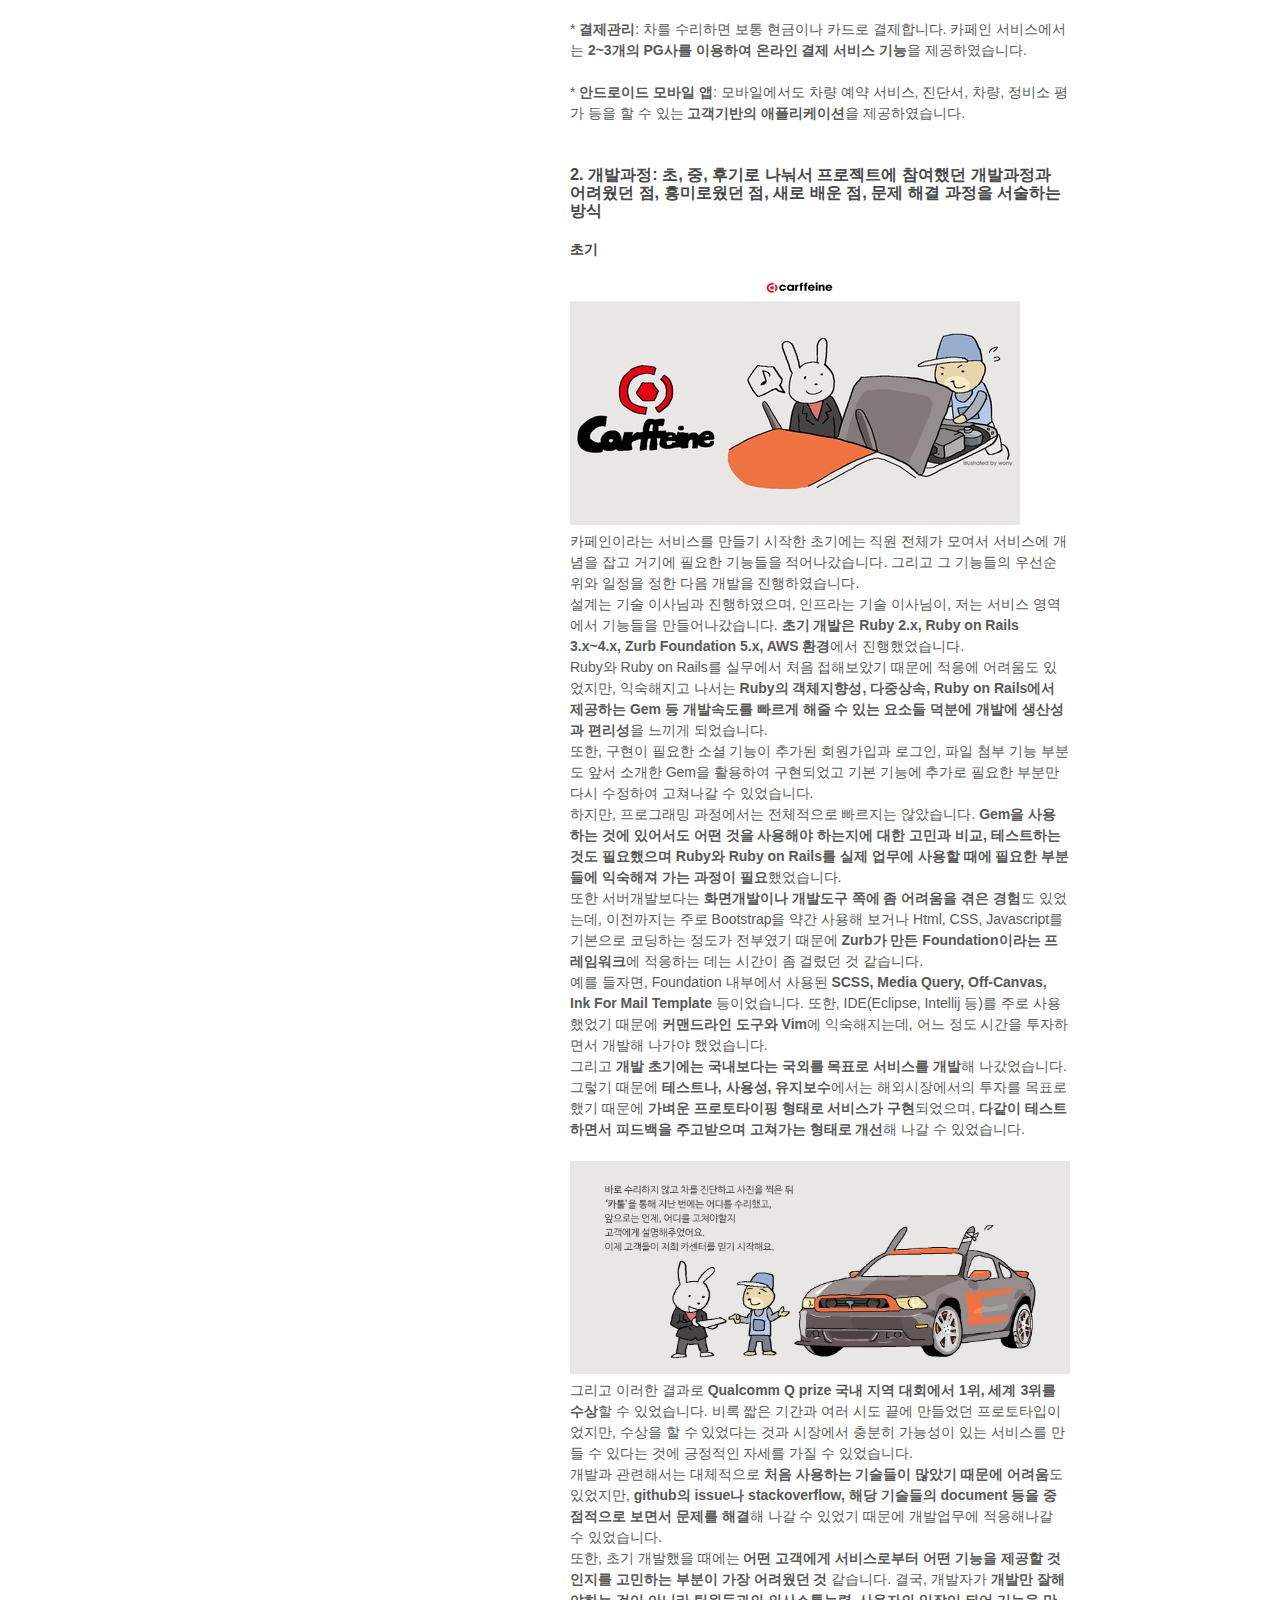
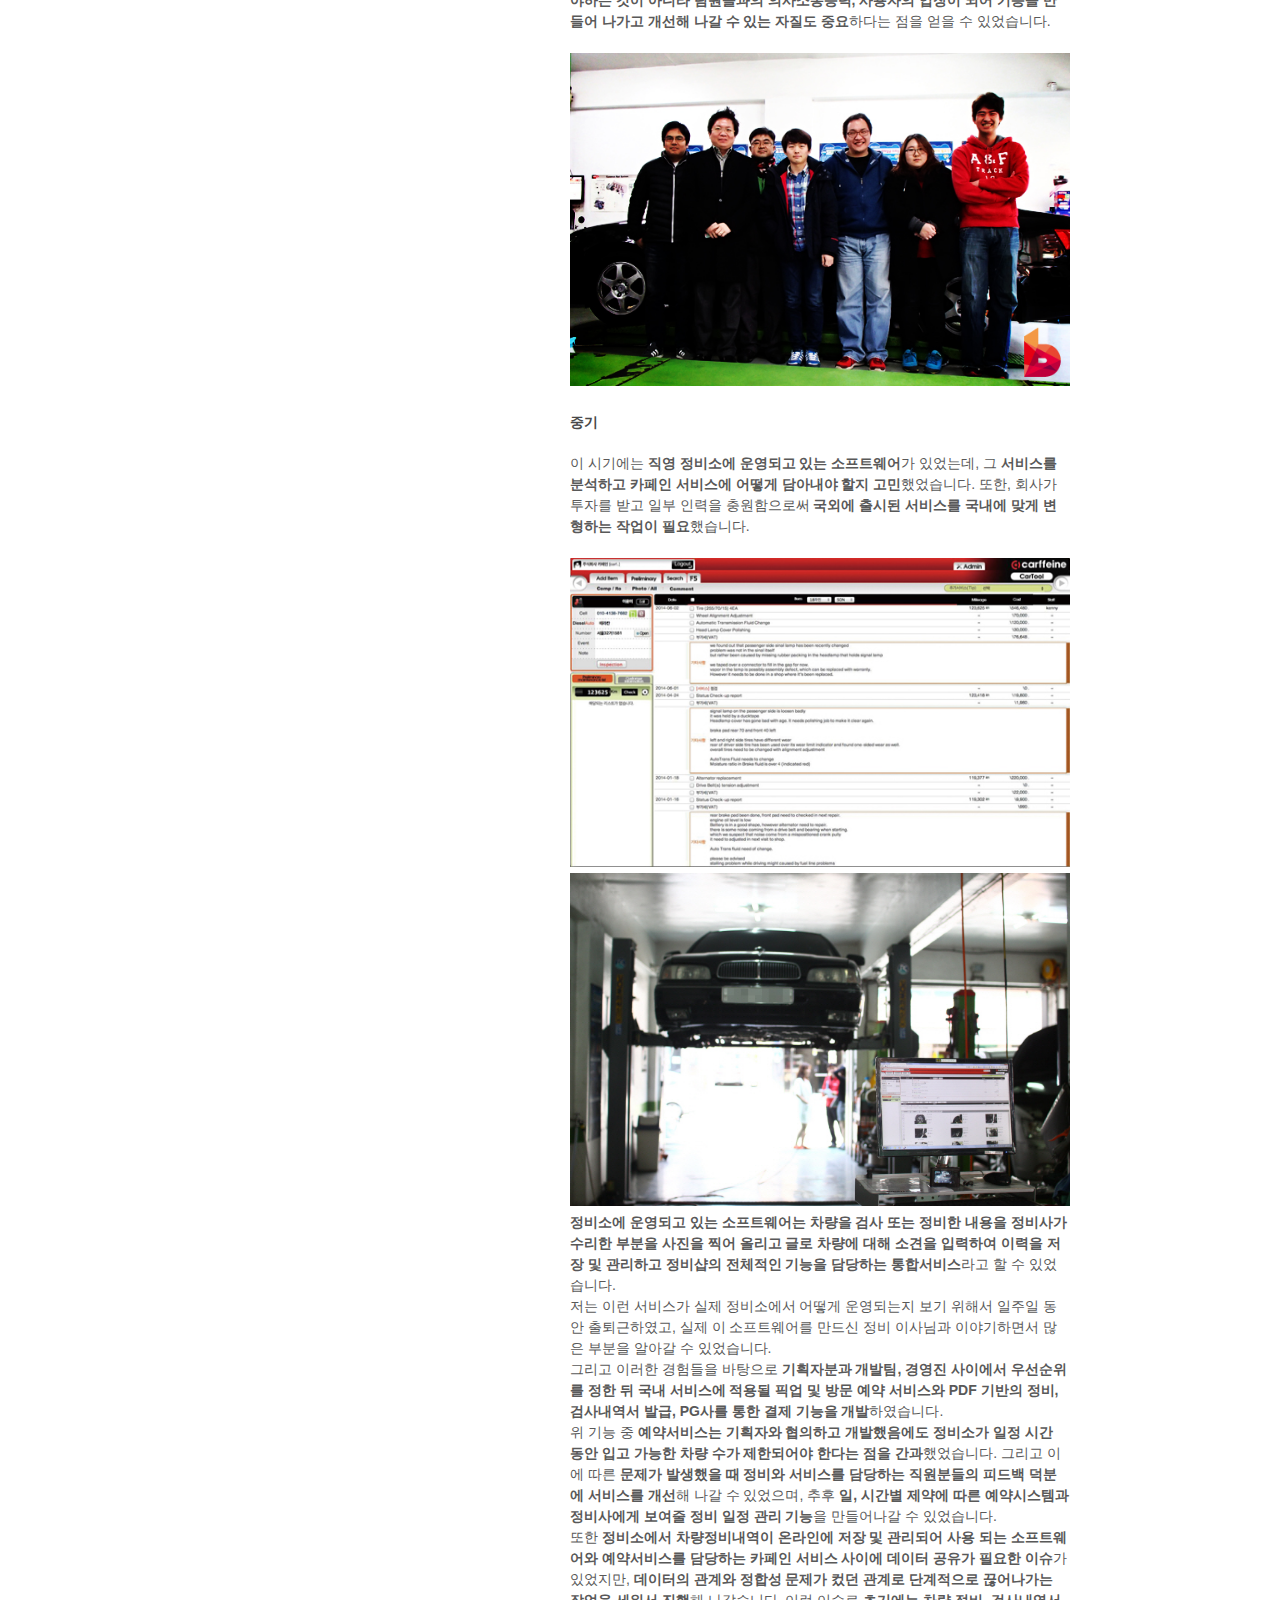
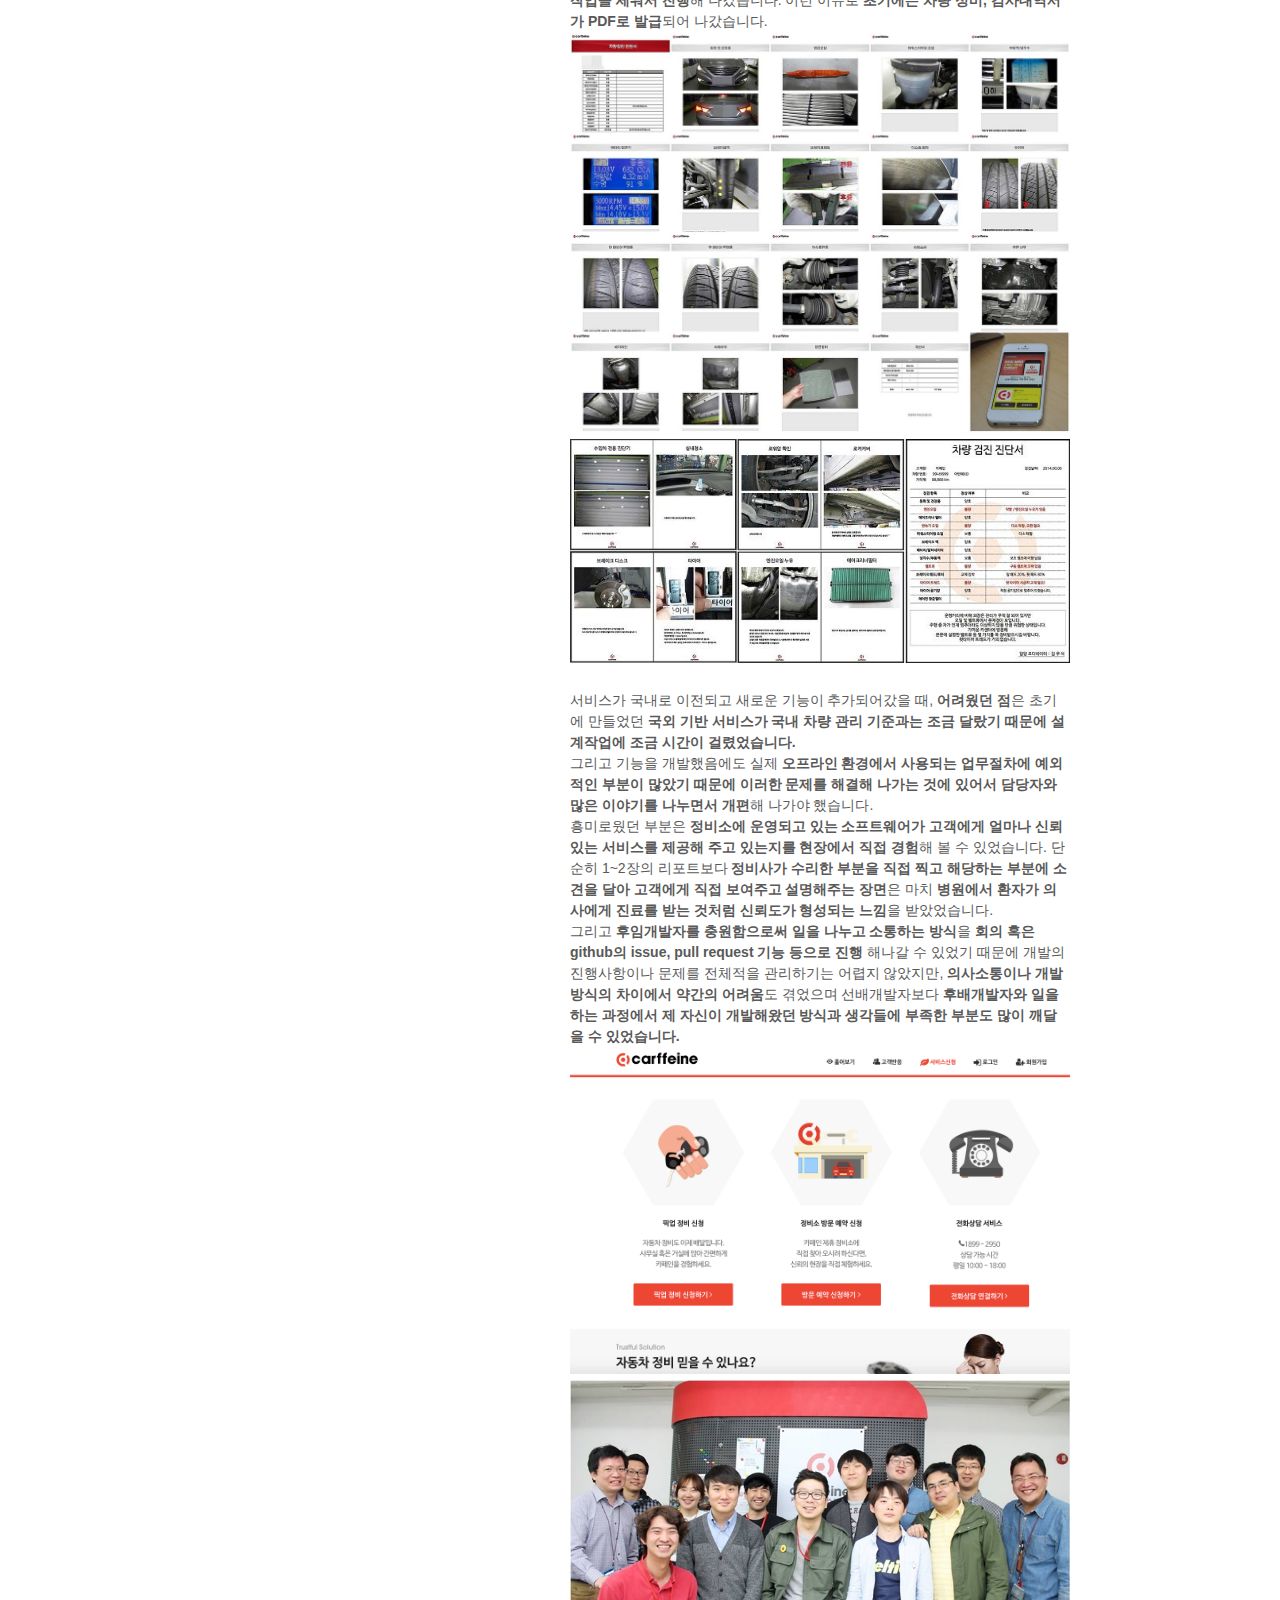
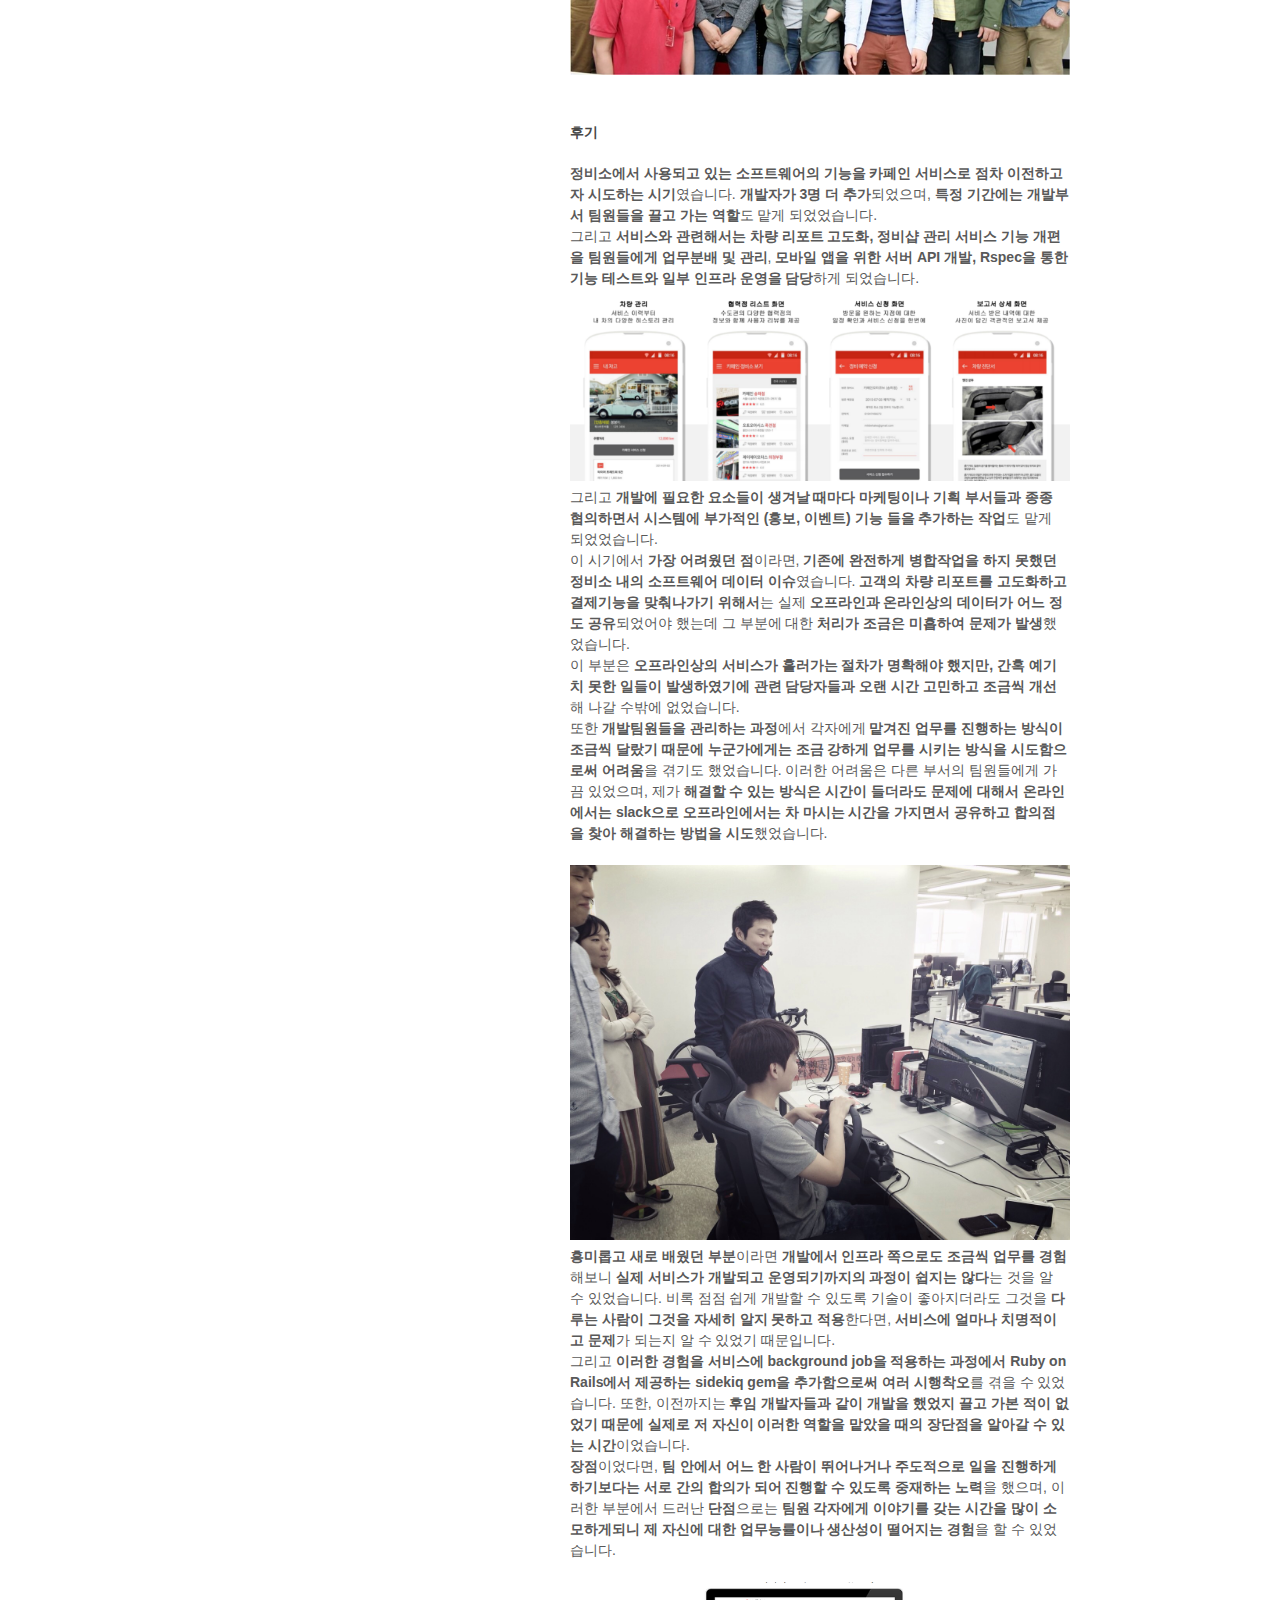
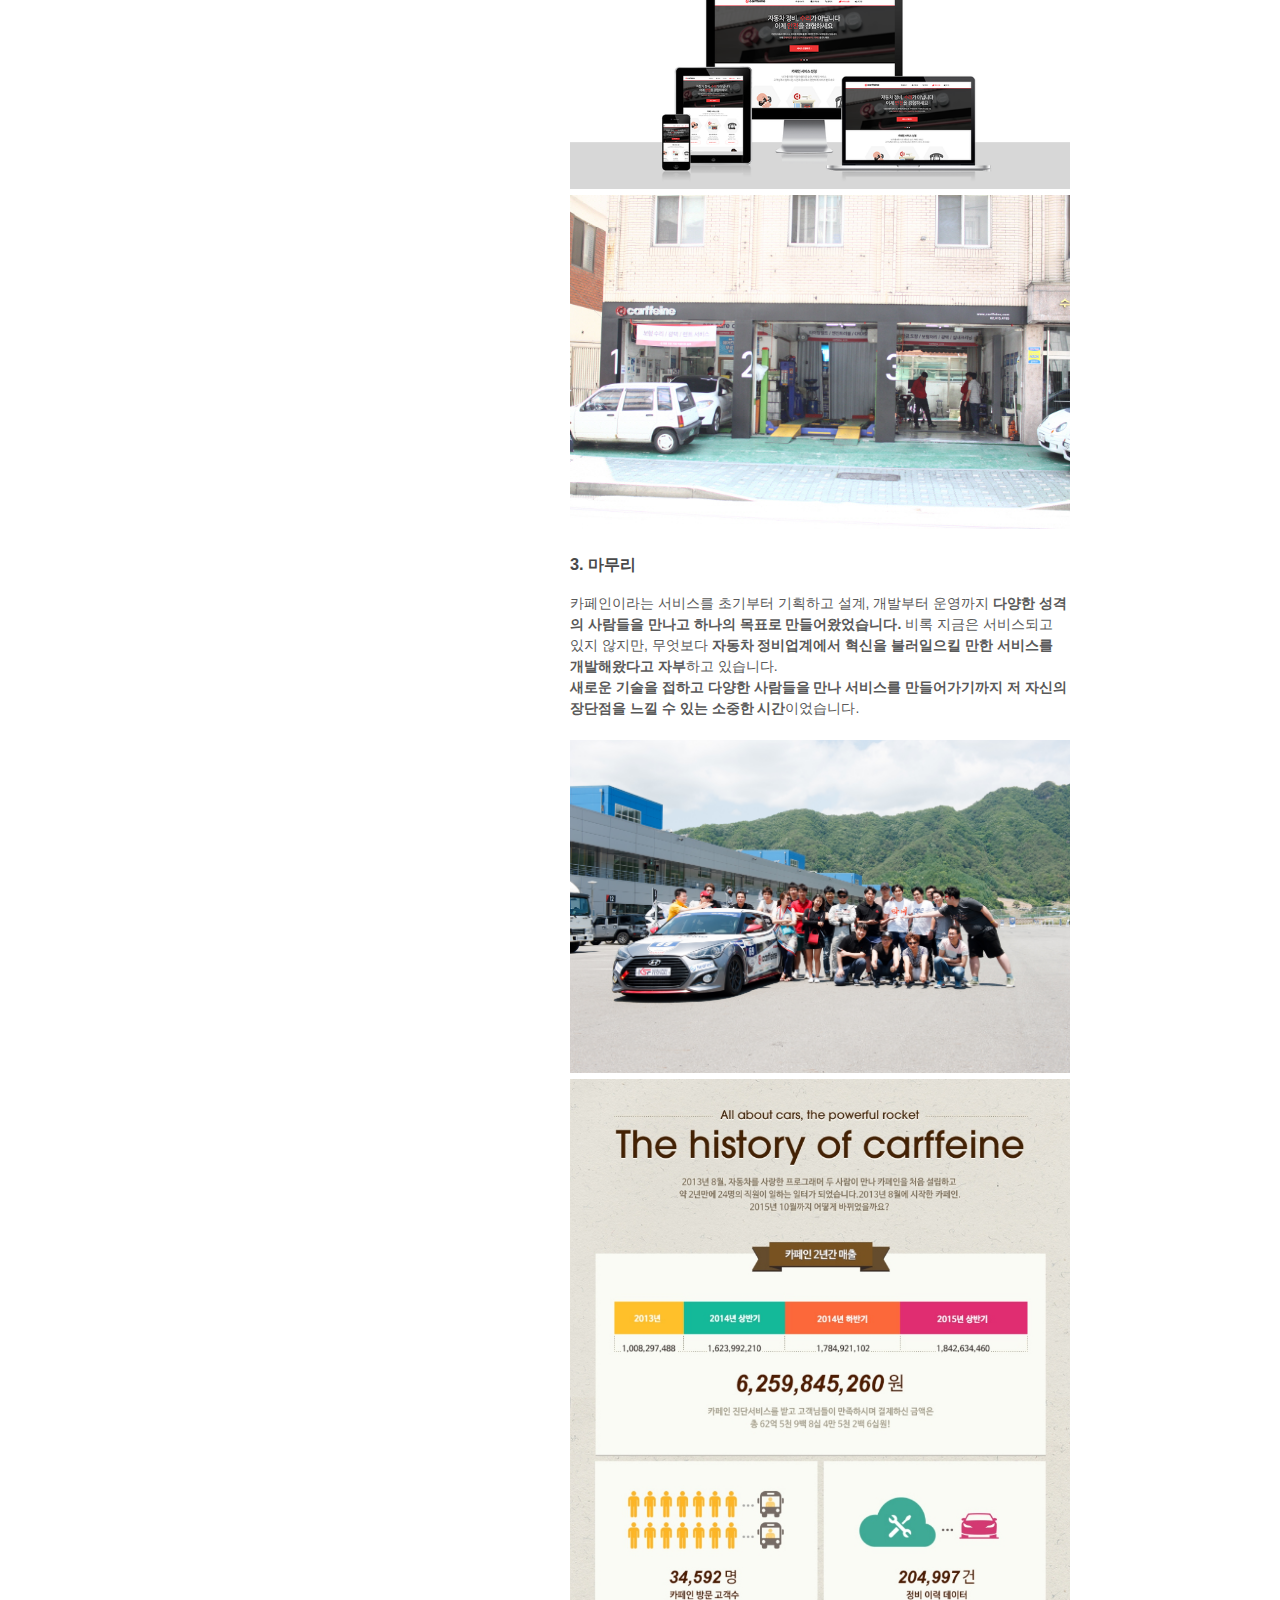
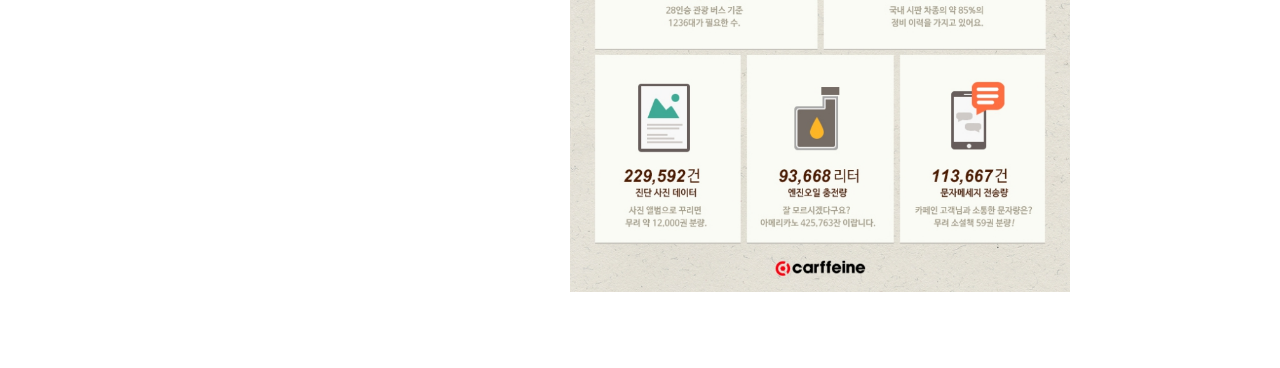
<file: pages/carffeine.html>
<!doctype html>
<html>
  <head>
    <meta charset="utf-8">
    <meta http-equiv="X-UA-Compatible" content="chrome=1">
    <title>oddeveloper portfolio</title>
    <link rel="stylesheet" href="../stylesheets/styles.css">
    <link rel="stylesheet" href="../stylesheets/pygment_trac.css">
    <meta name="viewport" content="width=device-width">
    <script src="https://code.jquery.com/jquery-3.3.1.min.js"></script>
    <!--[if lt IE 9]>
    <script src="//html5shiv.googlecode.com/svn/trunk/html5.js"></script>
    <![endif]-->
  </head>
  <body>
    <div class="wrapper">
      <header>
	<img src="../images/carffeine/carffeine-daeong.png" width="192" height="240"><br/><br/>
        <h1>김대옹</h1>
        <p>
	  Software Engineer<br/>
	  Seoul, South Korea
	</p>
        <a class="u-email" href="mailto:oopseodhd@gmail.com">oopseodhd@gmail.com</a><br/>
        <p class="view"><a href="http://github.com/oddeveloper">View the Project on GitHub <small>github.com/oddeveloper</small></a></p>
	<p>
	  <h3><a href="../index.html">Portfolio</a></h3>
	  <h3>카페인 서비스 개발 이야기</h3>
	  <a href="#intro">소개</a><br/>
	  <a href="#feature">주요기능</a><br/>
	  <a href="#beginning">개발과정: 초기</a><br/>
	  <a href="#middle-period">개발과정: 중기</a><br/>
	  <a href="#late">개발과정: 후기</a><br/>
	  <a href="#end">마무리</a><br/>
	</p>
      </header>
      <section id="contents">
	<img src="../images/carffeine/carffeine-logo.png"><br/><br/>
        <h1>카페인 서비스 개발 이야기&nbsp;&nbsp;</h1>
	<h3 id="intro"><b>1. 서비스 소개</b></h3>
	<h4 id="intro"><b>소개</b></h3>
	<p>
	<img src="../images/carffeine/o2o.png"><br/>
	<b>카페인</b>은 자동차 정비 시장을 <b>O2O(온라인과 오프라인의 결합, 융합을 기반으로 하는 비즈니스 모델)</b> 형태로 직영 또는 제휴 맺은 정비소를 거점으로 하여 <b>차량과 관련된 정비와 검사(진단) 및 전반적인 관리</b>를 할 수 있게 도와주는 서비스입니다.<br/><br/>
	<div class="youtube-container">
	  <iframe class="youtube-iframe" src="https://www.youtube.com/embed/iQ61awYT7Fw" frameborder="0" allow="accelerometer; autoplay; encrypted-media; gyroscope; picture-in-picture" allowfullscreen></iframe><br/>
	</div>
	</p>
	<h4 id="feature"><b>주요기능</b></h3>
	<p>
	* <b>차량 픽업 또는 방문 정비</b>: 고객이 카페인과 제휴된 <b>정비소를 통해 키를 맡기거나 또는 직접 방문하여 수리, 검사</b>를 받는 형태의 기능입니다. 
	온라인에서 제공되었던 기능은 <b>카페인 비회원, 회원이 고객 정보를 입력한 후, 차량을 픽업 혹은 정비소 직접방문 형태로 예약</b>할 수 있는 기능을 제공하였습니다.<br/><br/>
	* <b>차량 진단서 관리</b>: 보통 정비소에 차량 수리나 검사가 끝나면 1~2장의 리포트를 받아볼 수 있습니다. 카페인 서비스는 이런 리포트를 소비자가 이해하기 어렵고 수리가 잘 되었을까? 하는 궁금증을 불러일으킬 거라고 생각을 했습니다.<br/>
	그래서 이런 궁금증과 소비자에게 차량에 대한 서비스가 잘 되었구나! 확신을 주기 위해서 <b>신뢰 있는 정비, 검사내역서를 발급할 수 있는 기능</b>을 개발하였습니다.<br/><br/>
	* <b>차량 관리</b>: 내 차는 얼마나 달렸을까? 차 번호가 어떻게 되었지? 차량의 사진도 관리하고 싶다. 이런 기본적인 소비자의 욕구를 충족시켜주기 위해 <b>서비스 가입 고객만 차량 주행속도, 사진, 애칭, 차량 등록번호 등을 관리</b>할 수 있는 기능을 제공하였습니다.<br/><br/>
	* <b>정비소 관리</b>: 서비스가 점점 개선되어갈수록, 소비자뿐만 아니라 카페인과 제휴 맺은 정비소의 사장과 정비사 또한 정보가 필요했습니다. 그런 필요성에 <b>정비소의 기본정보와 제공서비스, 서비스 일정 관리, 고객들의 정비소 평가 기능</b> 등을 개발하였습니다.<br/><br/>
	* <b>결제관리</b>: 차를 수리하면 보통 현금이나 카드로 결제합니다. 카페인 서비스에서는 <b>2~3개의 PG사를 이용하여 온라인 결제 서비스 기능</b>을 제공하였습니다.<br/><br/>
	* <b>안드로이드 모바일 앱</b>: 모바일에서도 차량 예약 서비스, 진단서, 차량, 정비소 평가 등을 할 수 있는 <b>고객기반의 애플리케이션</b>을 제공하였습니다.<br/><br/>
	</p>
	<h3 id="intro"><b>2. 개발과정: 초, 중, 후기로 나눠서 프로젝트에 참여했던 개발과정과 어려웠던 점, 흥미로웠던 점, 새로 배운 점, 문제 해결 과정을 서술하는 방식</b></h3>
	<h4 id="beginning"><b>초기</b></h3>
	<p>
	<img src="../images/carffeine/carffeine-en.jpg"><br/>
	카페인이라는 서비스를 만들기 시작한 초기에는 직원 전체가 모여서 서비스에 개념을 잡고 거기에 필요한 기능들을 적어나갔습니다. 그리고 그 기능들의 우선순위와 일정을 정한 다음 개발을 진행하였습니다.<br/>
	설계는 기술 이사님과 진행하였으며, 인프라는 기술 이사님이, 저는 서비스 영역에서 기능들을 만들어나갔습니다. <b>초기 개발은 Ruby 2.x, Ruby on Rails 3.x~4.x, Zurb Foundation 5.x, AWS 환경</b>에서 진행했었습니다.<br/>
	Ruby와 Ruby on Rails를 실무에서 처음 접해보았기 때문에 적응에 어려움도 있었지만, 익숙해지고 나서는 <b>Ruby의 객체지향성, 다중상속, Ruby on Rails에서 제공하는 Gem 등 개발속도를 빠르게 해줄 수 있는 요소들 덕분에 개발에 생산성과 편리성</b>을 느끼게 되었습니다.<br/>
	또한, 구현이 필요한 소셜 기능이 추가된 회원가입과 로그인, 파일 첨부 기능 부분도 앞서 소개한 Gem을 활용하여 구현되었고 기본 기능에 추가로 필요한 부분만 다시 수정하여 고쳐나갈 수 있었습니다.<br/>
	하지만, 프로그래밍 과정에서는 전체적으로 빠르지는 않았습니다. <b>Gem을 사용하는 것에 있어서도 어떤 것을 사용해야 하는지에 대한 고민과 비교, 테스트하는 것도 필요했으며 Ruby와 Ruby on Rails를 실제 업무에 사용할 때에 필요한 부분들에 익숙해져 가는 과정이 필요</b>했었습니다.<br/>
	또한 서버개발보다는 <b>화면개발이나 개발도구 쪽에 좀 어려움을 겪은 경험</b>도 있었는데, 이전까지는 주로 Bootstrap을 약간 사용해 보거나 Html, CSS, Javascript를 기본으로 코딩하는 정도가 전부였기 때문에 <b>Zurb가 만든 Foundation이라는 프레임워크</b>에 적응하는 데는 시간이 좀 걸렸던 것 같습니다.<br/>
	예를 들자면, Foundation 내부에서 사용된 <b>SCSS, Media Query, Off-Canvas, Ink For Mail Template</b> 등이었습니다. 또한, IDE(Eclipse, Intellij 등)를 주로 사용했었기 때문에 <b>커맨드라인 도구와 Vim</b>에 익숙해지는데, 어느 정도 시간을 투자하면서 개발해 나가야 했었습니다.<br/>
	그리고 <b>개발 초기에는 국내보다는 국외를 목표로 서비스를 개발</b>해 나갔었습니다.그렇기 때문에 <b>테스트나, 사용성, 유지보수</b>에서는 해외시장에서의 투자를 목표로 했기 때문에 <b>가벼운 프로토타이핑 형태로 서비스가 구현</b>되었으며, <b>다같이 테스트하면서 피드백을 주고받으며 고쳐가는 형태로 개선</b>해 나갈 수 있었습니다.<br/><br/>
	<img src="../images/carffeine/carffeine-en-main.png"><br/>
	그리고 이러한 결과로 <b>Qualcomm Q prize 국내 지역 대회에서 1위, 세계 3위를 수상</b>할 수 있었습니다. 비록 짧은 기간과 여러 시도 끝에 만들었던 프로토타입이었지만, 수상을 할 수 있었다는 것과 시장에서 충분히 가능성이 있는 서비스를 만들 수 있다는 것에 긍정적인 자세를 가질 수 있었습니다.<br/>
	개발과 관련해서는 대체적으로 <b>처음 사용하는 기술들이 많았기 때문에 어려움</b>도 있었지만, <b>github의 issue나 stackoverflow, 해당 기술들의 document 등을 중점적으로 보면서 문제를 해결</b>해 나갈 수 있었기 때문에 개발업무에 적응해나갈 수 있었습니다.<br/>
	또한, 초기 개발했을 때에는 <b>어떤 고객에게 서비스로부터 어떤 기능을 제공할 것인지를 고민하는 부분이 가장 어려웠던 것</b> 같습니다. 결국, 개발자가 <b>개발만 잘해야하는 것이 아니라 팀원들과의 의사소통능력, 사용자의 입장이 되어 기능을 만들어 나가고 개선해 나갈 수 있는 자질도 중요</b>하다는 점을 얻을 수 있었습니다.<br/><br/>
	<img src="../images/carffeine/carffeine-team.jpg"><br/>
	</p>
	<h4 id="middle-period"><b>중기</b></h3>
	<p>
	이 시기에는 <b>직영 정비소에 운영되고 있는 소프트웨어</b>가 있었는데, 그 <b>서비스를 분석하고 카페인 서비스에 어떻게 담아내야 할지 고민</b>했었습니다. 또한, 회사가 투자를 받고 일부 인력을 충원함으로써 <b>국외에 출시된 서비스를 국내에 맞게 변형하는 작업이 필요</b>했습니다.<br/><br/>
	<img src="../images/carffeine/cartool.jpg">
	<img src="../images/carffeine/shop.jpg">
	<b>정비소에 운영되고 있는 소프트웨어는 차량을 검사 또는 정비한 내용을 정비사가 수리한 부분을 사진을 찍어 올리고 글로 차량에 대해 소견을 입력하여 이력을 저장 및 관리하고 정비샵의 전체적인 기능을 담당하는 통합서비스</b>라고 할 수 있었습니다.<br/>
	저는 이런 서비스가 실제 정비소에서 어떻게 운영되는지 보기 위해서 일주일 동안 출퇴근하였고, 실제 이 소프트웨어를 만드신 정비 이사님과 이야기하면서 많은 부분을 알아갈 수 있었습니다.<br/>
	그리고 이러한 경험들을 바탕으로 <b>기획자분과 개발팀, 경영진 사이에서 우선순위를 정한 뒤 국내 서비스에 적용될 픽업 및 방문 예약 서비스와 PDF 기반의 정비, 검사내역서 발급, PG사를 통한 결제 기능을 개발</b>하였습니다.<br/>
	위 기능 중 <b>예약서비스는 기획자와 협의하고 개발했음에도 정비소가 일정 시간 동안 입고 가능한 차량 수가 제한되어야 한다는 점을 간과</b>했었습니다. 그리고 이에 따른 <b>문제가 발생했을 때 정비와 서비스를 담당하는 직원분들의 피드백 덕분에 서비스를 개선</b>해 나갈 수 있었으며, 추후 <b>일, 시간별 제약에 따른 예약시스템과 정비사에게 보여줄 정비 일정 관리 기능</b>을 만들어나갈 수 있었습니다.<br/>
	또한 <b>정비소에서 차량정비내역이 온라인에 저장 및 관리되어 사용 되는 소프트웨어와 예약서비스를 담당하는 카페인 서비스 사이에 데이터 공유가 필요한 이슈</b>가 있었지만, <b>데이터의 관계와 정합성 문제가 컸던 관계로 단계적으로 끊어나가는 작업을 세워서 진행</b>해 나갔습니다. 이런 이슈로 <b>초기에는 차량 정비, 검사내역서가 PDF로 발급</b>되어 나갔습니다.<br/>
	<img src="../images/carffeine/report.jpg"><br/>
	<img src="../images/carffeine/report-detail.jpeg"><br/><br/>
	서비스가 국내로 이전되고 새로운 기능이 추가되어갔을 때, <b>어려웠던 점</b>은 초기에 만들었던 <b>국외 기반 서비스가 국내 차량 관리 기준과는 조금 달랐기 때문에 설계작업에 조금 시간이 걸렸었습니다.</b><br/>
	그리고 기능을 개발했음에도 실제 <b>오프라인 환경에서 사용되는 업무절차에 예외적인 부분이 많았기 때문에 이러한 문제를 해결해 나가는 것에 있어서 담당자와 많은 이야기를 나누면서 개편</b>해 나가야 했습니다.<br/>
	흥미로웠던 부분은 <b>정비소에 운영되고 있는 소프트웨어가 고객에게 얼마나 신뢰 있는 서비스를 제공해 주고 있는지를 현장에서 직접 경험</b>해 볼 수 있었습니다. 단순히 1~2장의 리포트보다 <b>정비사가 수리한 부분을 직접 찍고 해당하는 부분에 소견을 달아 고객에게 직접 보여주고 설명해주는 장면</b>은 마치 <b>병원에서 환자가 의사에게 진료를 받는 것처럼 신뢰도가 형성되는 느낌</b>을 받았었습니다.<br/>
	그리고 <b>후임개발자를 충원함으로써 일을 나누고 소통하는 방식</b>을 <b>회의 혹은 github의 issue, pull request 기능 등으로 진행</b> 해나갈 수 있었기 때문에 개발의 진행사항이나 문제를 전체적을 관리하기는 어렵지 않았지만, <b>의사소통이나 개발방식의 차이에서 약간의 어려움</b>도 겪었으며 선배개발자보다 <b>후배개발자와 일을 하는 과정에서 제 자신이 개발해왔던 방식과 생각들에 부족한 부분도 많이 깨달을 수 있었습니다.</b><br/>
	<img src="../images/carffeine/main.png"><br/>
	<img src="../images/carffeine/carffeine-team-2.png"><br/><br/>		
	</p>
	<h4 id="late"><b>후기</b></h3>
	<p>
	<b>정비소에서 사용되고 있는 소프트웨어의 기능을 카페인 서비스로 점차 이전하고자 시도하는 시기</b>였습니다. <b>개발자가 3명 더 추가</b>되었으며, <b>특정 기간에는 개발부서 팀원들을 끌고 가는 역할</b>도 맡게 되었었습니다.<br/>
	그리고 <b>서비스와 관련해서는 차량 리포트 고도화, 정비샵 관리 서비스 기능 개편을 팀원들에게 업무분배 및 관리</b>, <b>모바일 앱을 위한 서버 API 개발, Rspec을 통한 기능 테스트와 일부 인프라 운영을 담당</b>하게 되었습니다.<br/>
	<img src="../images/carffeine/mobile.png"><br/>
	그리고 <b>개발에 필요한 요소들이 생겨날 때마다 마케팅이나 기획 부서들과 종종 협의하면서 시스템에 부가적인 (홍보, 이벤트) 기능 들을 추가하는 작업</b>도 맡게 되었었습니다.<br/>
	이 시기에서 <b>가장 어려웠던 점</b>이라면, <b>기존에 완전하게 병합작업을 하지 못했던 정비소 내의 소프트웨어 데이터 이슈</b>였습니다. <b>고객의 차량 리포트를 고도화하고 결제기능을 맞춰나가기 위해서</b>는 실제 <b>오프라인과 온라인상의 데이터가 어느 정도 공유</b>되었어야 했는데 그 부분에 대한 <b>처리가 조금은 미흡하여 문제가 발생</b>했었습니다.<br/>
	이 부분은 <b>오프라인상의 서비스가 흘러가는 절차가 명확해야 했지만, 간혹 예기치 못한 일들이 발생하였기에 관련 담당자들과 오랜 시간 고민하고 조금씩 개선</b>해 나갈 수밖에 없었습니다.<br/>
	또한 <b>개발팀원들을 관리하는 과정</b>에서 각자에게 <b>맡겨진 업무를 진행하는 방식이 조금씩 달랐기 때문에 누군가에게는 조금 강하게 업무를 시키는 방식을 시도함으로써 어려움</b>을 겪기도 했었습니다. 이러한 어려움은 다른 부서의 팀원들에게 가끔 있었으며, 제가 <b>해결할 수 있는 방식은 시간이 들더라도 문제에 대해서 온라인에서는 slack으로 오프라인에서는 차 마시는 시간을 가지면서 공유하고 합의점을 찾아 해결하는 방법을 시도</b>했었습니다.<br/><br/>
	<img src="../images/carffeine/carffeine-breaktime.jpg">
	<b>흥미롭고 새로 배웠던 부분</b>이라면 <b>개발에서 인프라 쪽으로도 조금씩 업무를 경험</b>해보니 <b>실제 서비스가 개발되고 운영되기까지의 과정이 쉽지는 않다</b>는 것을 알 수 있었습니다. 비록 점점 쉽게 개발할 수 있도록 기술이 좋아지더라도 그것을 <b>다루는 사람이 그것을 자세히 알지 못하고 적용</b>한다면, <b>서비스에 얼마나 치명적이고 문제</b>가 되는지 알 수 있었기 때문입니다.<br/>
	그리고 <b>이러한 경험을 서비스에 background job을 적용하는 과정에서 Ruby on Rails에서 제공하는 sidekiq gem을 추가함으로써 여러 시행착오</b>를 겪을 수 있었습니다. 또한, 이전까지는 <b>후임 개발자들과 같이 개발을 했었지 끌고 가본 적이 없었기 때문에 실제로 저 자신이 이러한 역할을 맡았을 때의 장단점을 알아갈 수 있는 시간</b>이었습니다.<br/>
	<b>장점</b>이었다면, <b>팀 안에서 어느 한 사람이 뛰어나거나 주도적으로 일을 진행하게 하기보다는 서로 간의 합의가 되어 진행할 수 있도록 중재하는 노력</b>을 했으며, 이러한 부분에서 드러난 <b>단점</b>으로는 <b>팀원 각자에게 이야기를 갖는 시간을 많이 소모하게되니 제 자신에 대한 업무능률이나 생산성이 떨어지는 경험</b>을 할 수 있었습니다.<br/><br/>
	<img src="../images/carffeine/carffeine.png"><br/>
	<img src="../images/carffeine/shop-main.jpg"><br/>
	</p>
	<h3 id="end"><b>3. 마무리</b></h3>
	<p>
	카페인이라는 서비스를 초기부터 기획하고 설계, 개발부터 운영까지 <b>다양한 성격의 사람들을 만나고 하나의 목표로 만들어왔었습니다.</b> 비록 지금은 서비스되고 있지 않지만, 무엇보다 <B>자동차 정비업계에서 혁신을 불러일으킬 만한 서비스를 개발해왔다고 자부</b>하고 있습니다.<br/>
	<b>새로운 기술을 접하고 다양한 사람들을 만나 서비스를 만들어가기까지 저 자신의 장단점을 느낄 수 있는 소중한 시간</b>이었습니다.<br/><br/>
	<img src="../images/carffeine/carffeine-team-3.jpg">
	<img src="../images/carffeine/carffeine-history.jpg">
	</p>
      </section>
    </div>
    <script src="../javascripts/scale.fix.js"></script>
  </body>
</html>
</file>
<file: stylesheets/styles.css>
body {
  background-color: #fff;
  padding:50px;
  font: 14px/1.5 -apple-system, BlinkMacSystemFont, "Segoe UI", Roboto, Oxygen, Ubuntu, Cantarell, "Fira Sans", "Droid Sans", "Helvetica Neue", Arial, sans-serif, "Apple Color Emoji", "Segoe UI Emoji", "Segoe UI Symbol";
  color:#595959;
  font-weight:400;
}

h1, h2, h3, h4, h5, h6 {
  color:#222;
  margin:0 0 20px;
}

p, ul, ol, table, pre, dl {
  margin:0 0 20px;
}

h1, h2, h3 {
  line-height:1.1;
}

h1 {
  font-size:28px;
  font-weight: 500;
}

h2 {
  color:#393939;
  font-weight: 500;
}

h3, h4, h5, h6 {
  color:#494949;
  font-weight: 500;
}

a {
  color:#39c;
  text-decoration:none;
}

a:hover {
  color:#069;
}

a small {
  font-size:11px;
  color:#777;
  margin-top:-0.3em;
  display:block;
}

a:hover small {
  color:#777;
}

.wrapper {
  width:860px;
  margin:0 auto;
}

blockquote {
  border-left:1px solid #e5e5e5;
  margin:0;
  padding:0 0 0 20px;
  font-style:italic;
}

code, pre {
  font-family:Monaco, Bitstream Vera Sans Mono, Lucida Console, Terminal, Consolas, Liberation Mono, DejaVu Sans Mono, Courier New, monospace;
  color:#333;
}

pre {
  padding:8px 15px;
  background: #f8f8f8;
  border-radius:5px;
  border:1px solid #e5e5e5;
  overflow-x: auto;
}

table {
  width:100%;
  border-collapse:collapse;
}

th, td {
  text-align:left;
  padding:5px 10px;
  border-bottom:1px solid #e5e5e5;
}

dt {
  color:#444;
  font-weight:500;
}

th {
  color:#444;
}

img {
  max-width:100%;
}

header {
  width:270px;
  float:left;
  position:fixed;
  -webkit-font-smoothing:subpixel-antialiased;
}

header ul {
  list-style:none;
  height:40px;
  padding:0;
  background: #f4f4f4;
  border-radius:5px;
  border:1px solid #e0e0e0;
  width:270px;
}

header li {
  width:89px;
  float:left;
  border-right:1px solid #e0e0e0;
  height:40px;
}

header li:first-child a {
  border-radius:5px 0 0 5px;
}

header li:last-child a {
  border-radius:0 5px 5px 0;
}

header ul a {
  line-height:1;
  font-size:11px;
  color:#999;
  display:block;
  text-align:center;
  padding-top:6px;
  height:34px;
}

header ul a:hover {
  color:#999;
}

header ul a:active {
  background-color:#f0f0f0;
}

strong {
  color:#222;
  font-weight:500;
}

header ul li + li + li {
  border-right:none;
  width:89px;
}

header ul a strong {
  font-size:14px;
  display:block;
  color:#222;
}

section {
  width:500px;
  float:right;
  padding-bottom:50px;
}

small {
  font-size:11px;
}

hr {
  border:0;
  background:#e5e5e5;
  height:1px;
  margin:0 0 20px;
}

footer {
  width:270px;
  float:left;
  position:fixed;
  bottom:50px;
  -webkit-font-smoothing:subpixel-antialiased;
}

@media print, screen and (max-width: 960px) {

  div.wrapper {
    width:auto;
    margin:0;
  }

  header, section, footer {
    float:none;
    position:static;
    width:auto;
  }

  header {
    padding-right:320px;
  }

  section {
    border:1px solid #e5e5e5;
    border-width:1px 0;
    padding:20px 0;
    margin:0 0 20px;
  }

  header a small {
    display:inline;
  }

  header ul {
    position:absolute;
    right:50px;
    top:52px;
  }
}

@media print, screen and (max-width: 720px) {
  body {
    word-wrap:break-word;
  }

  header {
    padding:0;
  }

  header ul, header p.view {
    position:static;
  }

  pre, code {
    word-wrap:normal;
  }
}

@media print, screen and (max-width: 480px) {
  body {
    padding:15px;
  }

  header ul {
    width:99%;
  }

  header li, header ul li + li + li {
    width:33%;
  }
}

@media print {
  body {
    padding:0.4in;
    font-size:12pt;
    color:#444;
  }
}

.youtube-container {
  position: relative;
  overflow: hidden;
  padding-top: 56.25%;
}

.youtube-iframe {
  position: absolute;
  top: 0;
  left: 0;
  width: 100%;
  height: 100%;
  border: 0;
}
</file>
<file: stylesheets/pygment_trac.css>
.highlight  { background: #ffffff; }
.highlight .c { color: #999988; font-style: italic } /* Comment */
.highlight .err { color: #a61717; background-color: #e3d2d2 } /* Error */
.highlight .k { font-weight: bold } /* Keyword */
.highlight .o { font-weight: bold } /* Operator */
.highlight .cm { color: #999988; font-style: italic } /* Comment.Multiline */
.highlight .cp { color: #999999; font-weight: bold } /* Comment.Preproc */
.highlight .c1 { color: #999988; font-style: italic } /* Comment.Single */
.highlight .cs { color: #999999; font-weight: bold; font-style: italic } /* Comment.Special */
.highlight .gd { color: #000000; background-color: #ffdddd } /* Generic.Deleted */
.highlight .gd .x { color: #000000; background-color: #ffaaaa } /* Generic.Deleted.Specific */
.highlight .ge { font-style: italic } /* Generic.Emph */
.highlight .gr { color: #aa0000 } /* Generic.Error */
.highlight .gh { color: #999999 } /* Generic.Heading */
.highlight .gi { color: #000000; background-color: #ddffdd } /* Generic.Inserted */
.highlight .gi .x { color: #000000; background-color: #aaffaa } /* Generic.Inserted.Specific */
.highlight .go { color: #888888 } /* Generic.Output */
.highlight .gp { color: #555555 } /* Generic.Prompt */
.highlight .gs { font-weight: bold } /* Generic.Strong */
.highlight .gu { color: #800080; font-weight: bold; } /* Generic.Subheading */
.highlight .gt { color: #aa0000 } /* Generic.Traceback */
.highlight .kc { font-weight: bold } /* Keyword.Constant */
.highlight .kd { font-weight: bold } /* Keyword.Declaration */
.highlight .kn { font-weight: bold } /* Keyword.Namespace */
.highlight .kp { font-weight: bold } /* Keyword.Pseudo */
.highlight .kr { font-weight: bold } /* Keyword.Reserved */
.highlight .kt { color: #445588; font-weight: bold } /* Keyword.Type */
.highlight .m { color: #009999 } /* Literal.Number */
.highlight .s { color: #d14 } /* Literal.String */
.highlight .na { color: #008080 } /* Name.Attribute */
.highlight .nb { color: #0086B3 } /* Name.Builtin */
.highlight .nc { color: #445588; font-weight: bold } /* Name.Class */
.highlight .no { color: #008080 } /* Name.Constant */
.highlight .ni { color: #800080 } /* Name.Entity */
.highlight .ne { color: #990000; font-weight: bold } /* Name.Exception */
.highlight .nf { color: #990000; font-weight: bold } /* Name.Function */
.highlight .nn { color: #555555 } /* Name.Namespace */
.highlight .nt { color: #000080 } /* Name.Tag */
.highlight .nv { color: #008080 } /* Name.Variable */
.highlight .ow { font-weight: bold } /* Operator.Word */
.highlight .w { color: #bbbbbb } /* Text.Whitespace */
.highlight .mf { color: #009999 } /* Literal.Number.Float */
.highlight .mh { color: #009999 } /* Literal.Number.Hex */
.highlight .mi { color: #009999 } /* Literal.Number.Integer */
.highlight .mo { color: #009999 } /* Literal.Number.Oct */
.highlight .sb { color: #d14 } /* Literal.String.Backtick */
.highlight .sc { color: #d14 } /* Literal.String.Char */
.highlight .sd { color: #d14 } /* Literal.String.Doc */
.highlight .s2 { color: #d14 } /* Literal.String.Double */
.highlight .se { color: #d14 } /* Literal.String.Escape */
.highlight .sh { color: #d14 } /* Literal.String.Heredoc */
.highlight .si { color: #d14 } /* Literal.String.Interpol */
.highlight .sx { color: #d14 } /* Literal.String.Other */
.highlight .sr { color: #009926 } /* Literal.String.Regex */
.highlight .s1 { color: #d14 } /* Literal.String.Single */
.highlight .ss { color: #990073 } /* Literal.String.Symbol */
.highlight .bp { color: #999999 } /* Name.Builtin.Pseudo */
.highlight .vc { color: #008080 } /* Name.Variable.Class */
.highlight .vg { color: #008080 } /* Name.Variable.Global */
.highlight .vi { color: #008080 } /* Name.Variable.Instance */
.highlight .il { color: #009999 } /* Literal.Number.Integer.Long */

.type-csharp .highlight .k { color: #0000FF }
.type-csharp .highlight .kt { color: #0000FF }
.type-csharp .highlight .nf { color: #000000; font-weight: normal }
.type-csharp .highlight .nc { color: #2B91AF }
.type-csharp .highlight .nn { color: #000000 }
.type-csharp .highlight .s { color: #A31515 }
.type-csharp .highlight .sc { color: #A31515 }
</file>
